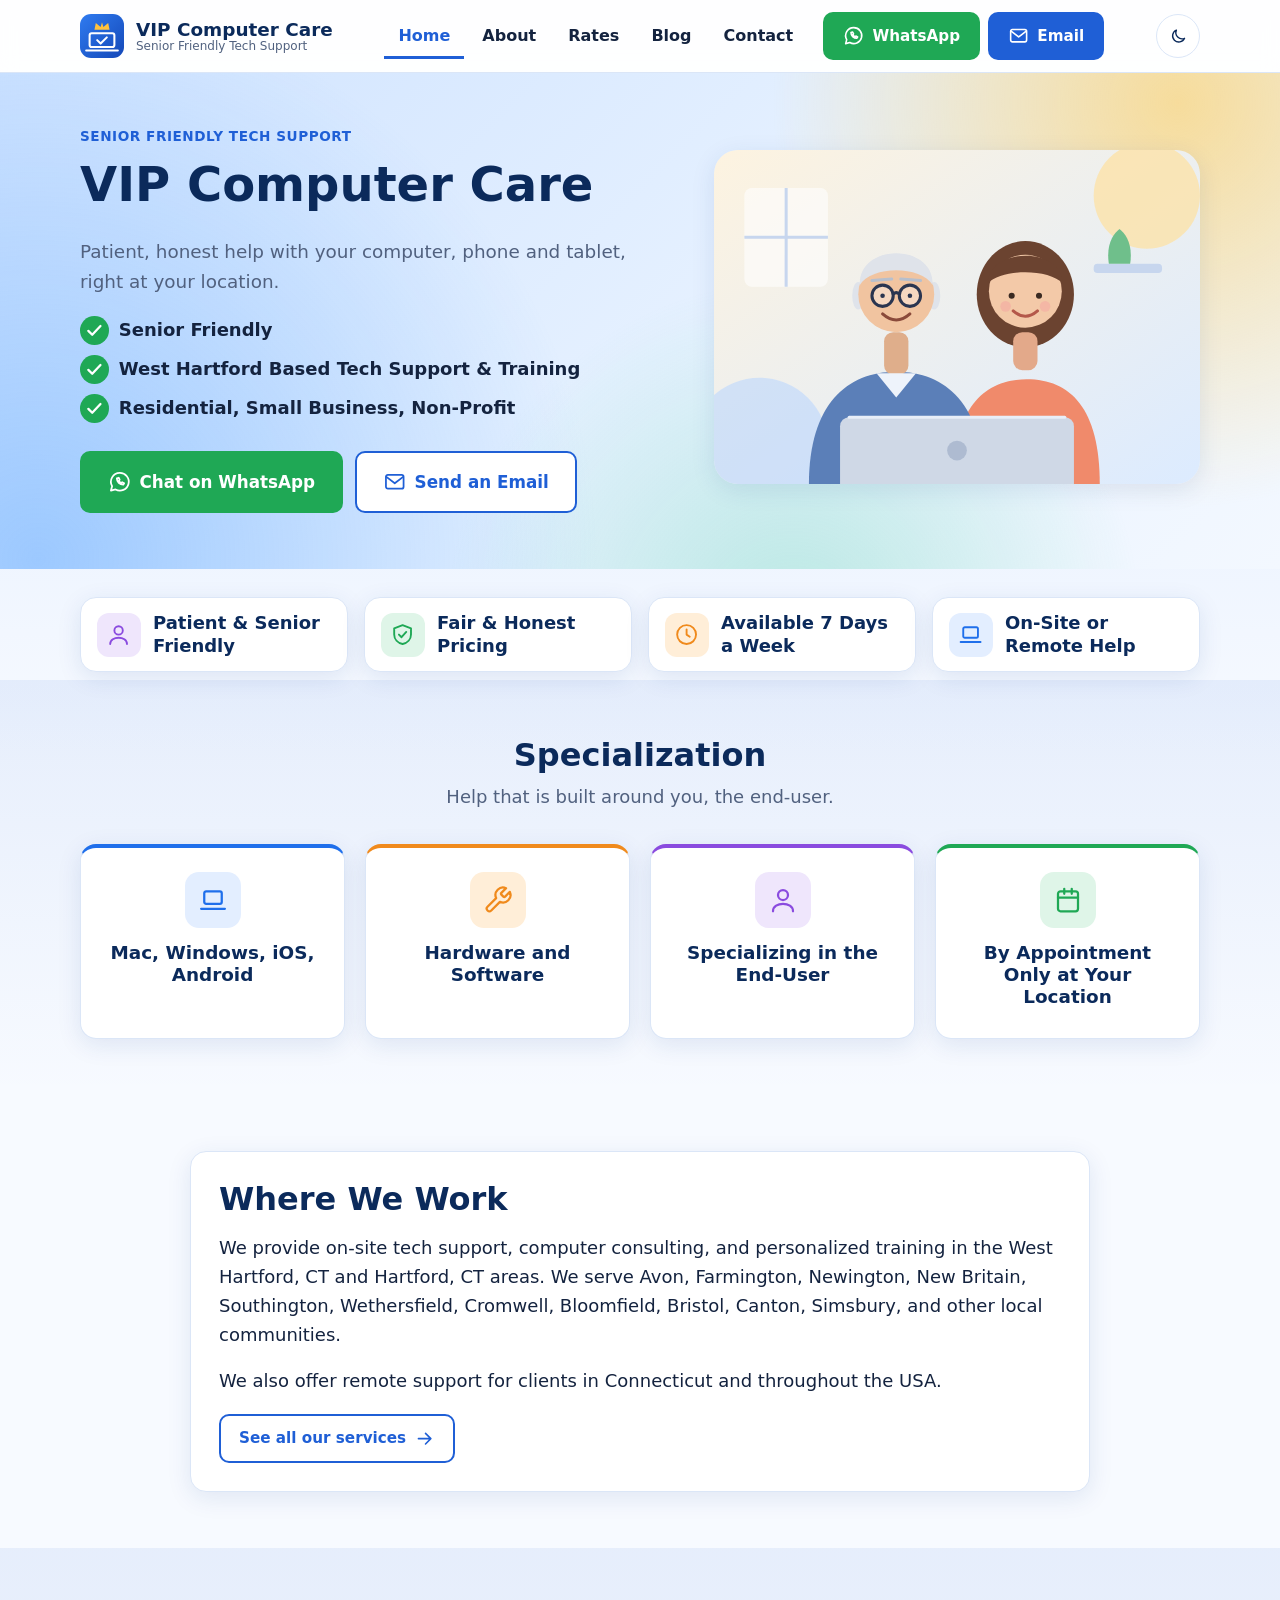
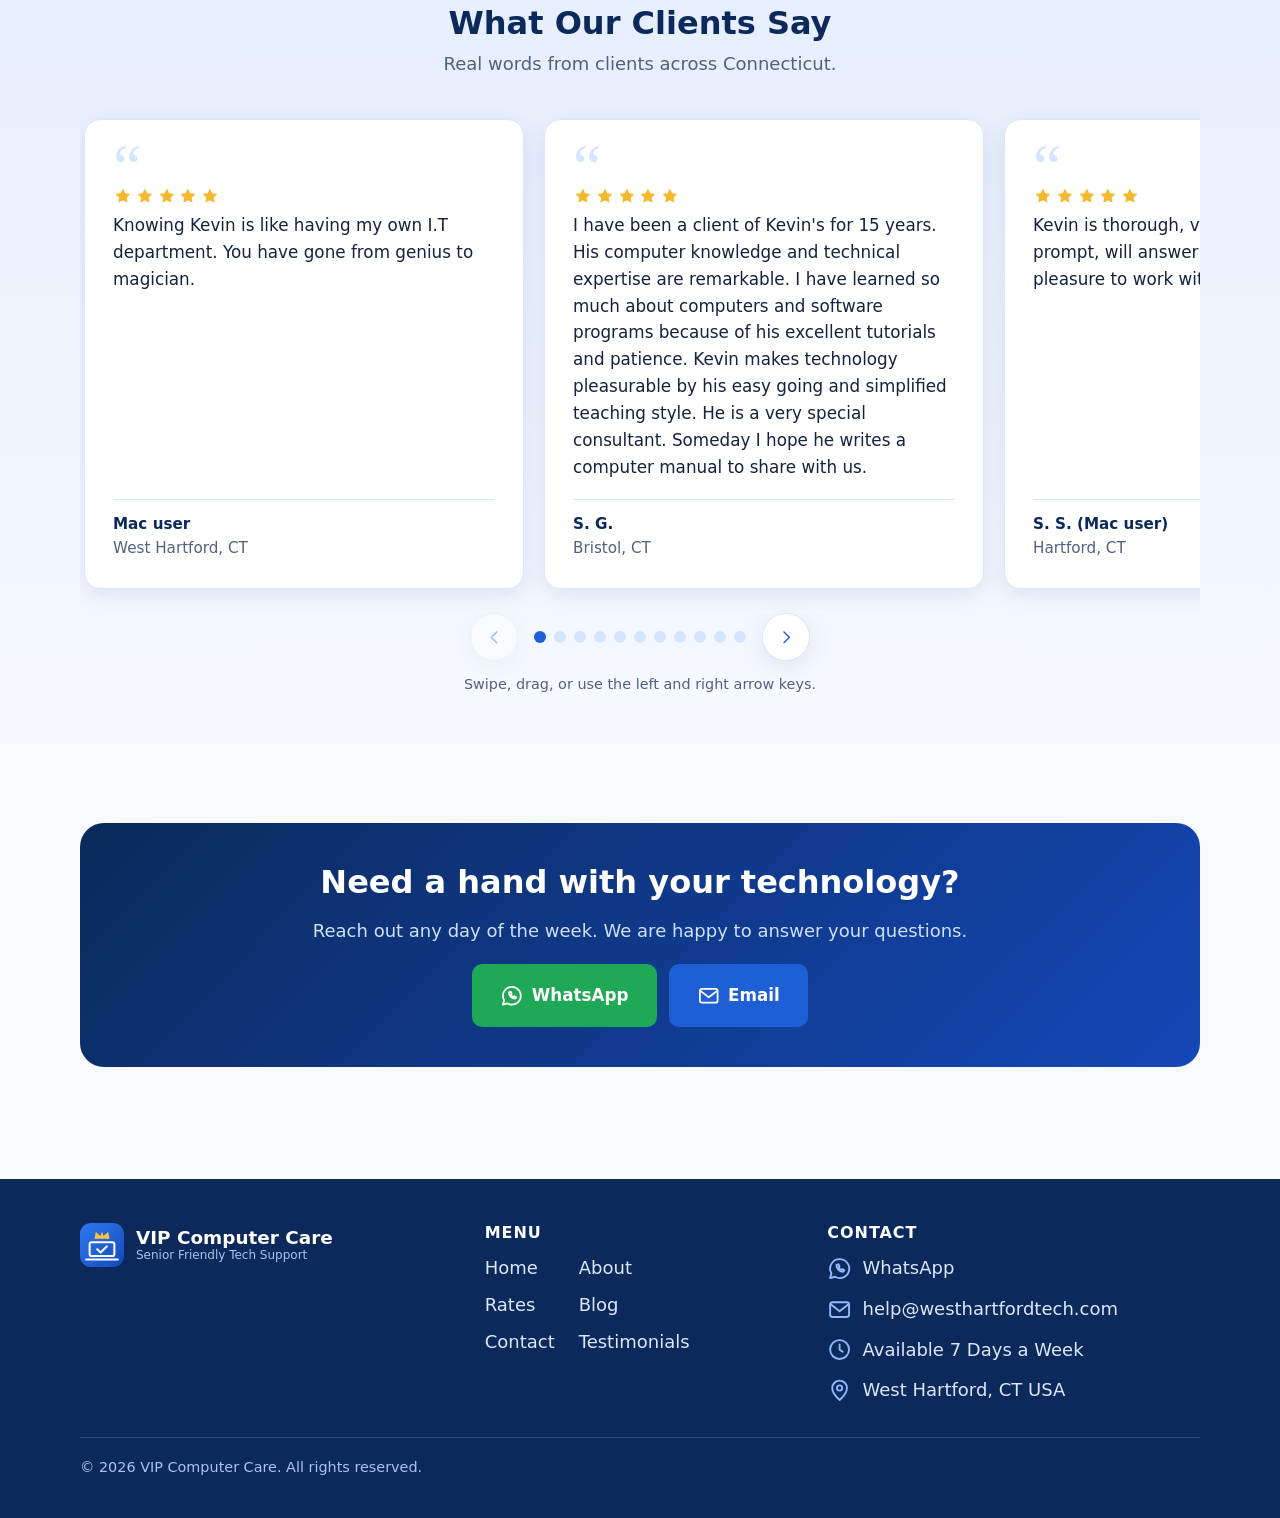
<file: index.html>
<!DOCTYPE html>
<html lang="en">
<head>
  <meta charset="utf-8">
  <meta name="viewport" content="width=device-width, initial-scale=1">
  <title>VIP Computer Care | Senior Friendly Tech Support in West Hartford, CT</title>
  <meta name="description" content="Senior friendly on-site tech support, computer consulting and personalized training in West Hartford and Hartford, CT. Mac, Windows, iOS and Android. Remote support across the USA.">
  <meta name="theme-color" content="#1f5fd6">
  <!-- CHANGE YOUR-DOMAIN.com to the real domain before publishing. -->
  <link rel="canonical" href="https://YOUR-DOMAIN.com/">
  <meta property="og:url" content="https://YOUR-DOMAIN.com/">
  <meta property="og:image" content="https://YOUR-DOMAIN.com/images/og-image.png">
  <meta name="twitter:card" content="summary_large_image">
  <meta property="og:title" content="VIP Computer Care - Senior Friendly Tech Support">
  <meta property="og:description" content="On-site tech support, consulting and training in West Hartford, CT.">
  <meta property="og:type" content="website">
  <link rel="icon" type="image/svg+xml" href="images/logo.svg">
  <link rel="stylesheet" href="css/style.css">
  <script src="js/theme.js"></script>
  <script type="application/ld+json">
  {"@context":"https://schema.org","@type":"ComputerRepair","name":"VIP Computer Care","description":"Senior friendly tech support in West Hartford, CT","telephone":"+1-860-656-6439","email":"help@westhartfordtech.com","address":{"@type":"PostalAddress","addressLocality":"West Hartford","addressRegion":"CT","addressCountry":"US"},"openingHours":"Mo-Su"}
  </script>
  <script src="js/main.js" defer></script>
</head>
<body>
  <a class="skip" href="#main">Skip to content</a>

  <!-- EDIT TIP: the phone / WhatsApp number and email appear in the header and footer of EVERY page.
       To change them everywhere at once, use VS Code "Replace in Files" (Ctrl+Shift+H). -->
  <header class="site-header">
    <div class="container header-inner">
      <a class="brand" href="index.html" aria-label="VIP Computer Care - Home">
        <img src="images/logo.svg" alt="" width="44" height="44">
        <span class="brand-text"><strong>VIP Computer Care</strong><small>Senior Friendly Tech Support</small></span>
      </a>
      <button class="nav-toggle" type="button" aria-expanded="false" aria-controls="nav" aria-label="Open menu"><span></span></button>
      <button class="theme-toggle" type="button" aria-pressed="false" aria-label="Switch to dark mode" title="Dark mode">
        <svg class="icon i-moon" aria-hidden="true"><use href="images/icons.svg#i-moon"/></svg>
        <svg class="icon i-sun" aria-hidden="true"><use href="images/icons.svg#i-sun"/></svg>
      </button>
      <nav id="nav" class="nav" aria-label="Main">
        <a class="nav-link" href="index.html" aria-current="page">Home</a>
        <a class="nav-link" href="about.html">About</a>
        <a class="nav-link" href="rates.html">Rates</a>
        <a class="nav-link" href="https://theacronym.substack.com/welcome" target="_blank" rel="noopener noreferrer">Blog</a>
        <a class="nav-link" href="contact.html">Contact</a>
        <div class="nav-cta">
          <a class="btn btn-wa" href="https://wa.me/18606566439" target="_blank" rel="noopener noreferrer"><svg class="icon" aria-hidden="true"><use href="images/icons.svg#i-whatsapp"/></svg>WhatsApp</a>
          <a class="btn btn-mail" href="mailto:help@westhartfordtech.com"><svg class="icon" aria-hidden="true"><use href="images/icons.svg#i-mail"/></svg>Email</a>
        </div>
      </nav>
    </div>
  </header>

  <main id="main">
    <!-- HERO -->
    <section class="hero">
      <div class="container hero-grid">
        <div>
          <span class="eyebrow">Senior Friendly Tech Support</span>
          <h1>VIP Computer Care</h1>
          <p class="lead">Patient, honest help with your computer, phone and tablet, right at your location.</p>
          <ul class="ticks">
            <li><svg class="icon" aria-hidden="true"><use href="images/icons.svg#i-check"/></svg>Senior Friendly</li>
            <li><svg class="icon" aria-hidden="true"><use href="images/icons.svg#i-check"/></svg>West Hartford Based Tech Support &amp; Training</li>
            <li><svg class="icon" aria-hidden="true"><use href="images/icons.svg#i-check"/></svg>Residential, Small Business, Non-Profit</li>
          </ul>
          <div class="hero-actions">
            <a class="btn btn-wa btn-lg" href="https://wa.me/18606566439" target="_blank" rel="noopener noreferrer"><svg class="icon" aria-hidden="true"><use href="images/icons.svg#i-whatsapp"/></svg>Chat on WhatsApp</a>
            <a class="btn btn-outline btn-lg" href="mailto:help@westhartfordtech.com"><svg class="icon" aria-hidden="true"><use href="images/icons.svg#i-mail"/></svg>Send an Email</a>
          </div>
        </div>
        <img class="hero-img" src="images/hero-couple.svg" alt="Two friendly people looking at a laptop together" width="640" height="440">
      </div>
    </section>

    <!-- SPECIALIZATION -->
    <section class="trust-strip" aria-label="Why choose us">
      <div class="container">
        <ul class="trust-list">
          <li class="trust-item"><span class="badge c-purple"><svg class="icon" aria-hidden="true"><use href="images/icons.svg#i-user"/></svg></span>Patient &amp; Senior Friendly</li>
          <li class="trust-item"><span class="badge c-green"><svg class="icon" aria-hidden="true"><use href="images/icons.svg#i-shield-check"/></svg></span>Fair &amp; Honest Pricing</li>
          <li class="trust-item"><span class="badge c-orange"><svg class="icon" aria-hidden="true"><use href="images/icons.svg#i-clock"/></svg></span>Available 7 Days a Week</li>
          <li class="trust-item"><span class="badge c-blue"><svg class="icon" aria-hidden="true"><use href="images/icons.svg#i-laptop"/></svg></span>On-Site or Remote Help</li>
        </ul>
      </div>
    </section>

    <section class="section tint" id="specialization">
      <div class="container">
        <h2 class="section-title">Specialization</h2>
        <p class="section-sub">Help that is built around you, the end-user.</p>
        <div class="grid grid-4">
          <article class="card card-center c-blue">
            <div class="badge c-blue"><svg class="icon" aria-hidden="true"><use href="images/icons.svg#i-laptop"/></svg></div>
            <h3>Mac, Windows, iOS, Android</h3>
          </article>
          <article class="card card-center c-orange">
            <div class="badge c-orange"><svg class="icon" aria-hidden="true"><use href="images/icons.svg#i-wrench"/></svg></div>
            <h3>Hardware and Software</h3>
          </article>
          <article class="card card-center c-purple">
            <div class="badge c-purple"><svg class="icon" aria-hidden="true"><use href="images/icons.svg#i-user"/></svg></div>
            <h3>Specializing in the End-User</h3>
          </article>
          <article class="card card-center c-green">
            <div class="badge c-green"><svg class="icon" aria-hidden="true"><use href="images/icons.svg#i-calendar"/></svg></div>
            <h3>By Appointment Only at Your Location</h3>
          </article>
        </div>
      </div>
    </section>

    <!-- SERVICE AREA -->
    <section class="section" id="area">
      <div class="container">
        <div class="area-box">
          <h2>Where We Work</h2>
          <p>We provide on-site tech support, computer consulting, and personalized training in the West Hartford, CT and Hartford, CT areas. We serve Avon, Farmington, Newington, New Britain, Southington, Wethersfield, Cromwell, Bloomfield, Bristol, Canton, Simsbury, and other local communities.</p>
          <p>We also offer remote support for clients in Connecticut and throughout the USA.</p>
          <a class="btn btn-outline" href="about.html">See all our services <svg class="icon" aria-hidden="true"><use href="images/icons.svg#i-arrow"/></svg></a>
        </div>
      </div>
    </section>

    <!-- TESTIMONIALS -->
    <section class="section tint" id="testimonials" aria-labelledby="t-title">
      <div class="container">
        <h2 class="section-title" id="t-title">What Our Clients Say</h2>
        <p class="section-sub">Real words from clients across Connecticut.</p>

        <div class="slider" data-slider role="region" aria-roledescription="carousel" aria-label="Client testimonials">
          <div class="slider-track">
            <!-- EDIT TESTIMONIALS: each <figure>...</figure> is one review. Copy one, paste it after the
                 last one, and change the text and the name/town. Delete a block to remove a review. -->
            <figure class="review">
              <div class="stars" aria-hidden="true"><svg class="icon"><use href="images/icons.svg#i-star"/></svg><svg class="icon"><use href="images/icons.svg#i-star"/></svg><svg class="icon"><use href="images/icons.svg#i-star"/></svg><svg class="icon"><use href="images/icons.svg#i-star"/></svg><svg class="icon"><use href="images/icons.svg#i-star"/></svg></div>
              <blockquote>Knowing Kevin is like having my own I.T department. You have gone from genius to magician.</blockquote>
              <figcaption><strong>Mac user</strong><br>West Hartford, CT</figcaption>
            </figure>
            <figure class="review">
              <div class="stars" aria-hidden="true"><svg class="icon"><use href="images/icons.svg#i-star"/></svg><svg class="icon"><use href="images/icons.svg#i-star"/></svg><svg class="icon"><use href="images/icons.svg#i-star"/></svg><svg class="icon"><use href="images/icons.svg#i-star"/></svg><svg class="icon"><use href="images/icons.svg#i-star"/></svg></div>
              <blockquote>I have been a client of Kevin's for 15 years. His computer knowledge and technical expertise are remarkable. I have learned so much about computers and software programs because of his excellent tutorials and patience. Kevin makes technology pleasurable by his easy going and simplified teaching style. He is a very special consultant. Someday I hope he writes a computer manual to share with us.</blockquote>
              <figcaption><strong>S. G.</strong><br>Bristol, CT</figcaption>
            </figure>
            <figure class="review">
              <div class="stars" aria-hidden="true"><svg class="icon"><use href="images/icons.svg#i-star"/></svg><svg class="icon"><use href="images/icons.svg#i-star"/></svg><svg class="icon"><use href="images/icons.svg#i-star"/></svg><svg class="icon"><use href="images/icons.svg#i-star"/></svg><svg class="icon"><use href="images/icons.svg#i-star"/></svg></div>
              <blockquote>Kevin is thorough, very knowledgeable, prompt, will answer any question, and a pleasure to work with.</blockquote>
              <figcaption><strong>S. S. (Mac user)</strong><br>Hartford, CT</figcaption>
            </figure>
            <figure class="review">
              <div class="stars" aria-hidden="true"><svg class="icon"><use href="images/icons.svg#i-star"/></svg><svg class="icon"><use href="images/icons.svg#i-star"/></svg><svg class="icon"><use href="images/icons.svg#i-star"/></svg><svg class="icon"><use href="images/icons.svg#i-star"/></svg><svg class="icon"><use href="images/icons.svg#i-star"/></svg></div>
              <blockquote>Don't know what we would do without your computer savvy and expertise for the nearly 15 years you have been servicing our home computers. Thank you!!!!</blockquote>
              <figcaption><strong>L. P.</strong><br>Wethersfield, CT</figcaption>
            </figure>
            <figure class="review">
              <div class="stars" aria-hidden="true"><svg class="icon"><use href="images/icons.svg#i-star"/></svg><svg class="icon"><use href="images/icons.svg#i-star"/></svg><svg class="icon"><use href="images/icons.svg#i-star"/></svg><svg class="icon"><use href="images/icons.svg#i-star"/></svg><svg class="icon"><use href="images/icons.svg#i-star"/></svg></div>
              <blockquote>We are not a computer savvy household, but we always know Kevin will be fair and honest, and not exploit our ignorance by doing more than what needs to be done. We'd be lost without him!</blockquote>
              <figcaption><strong>D. M.</strong><br>West Hartford, CT</figcaption>
            </figure>
            <figure class="review">
              <div class="stars" aria-hidden="true"><svg class="icon"><use href="images/icons.svg#i-star"/></svg><svg class="icon"><use href="images/icons.svg#i-star"/></svg><svg class="icon"><use href="images/icons.svg#i-star"/></svg><svg class="icon"><use href="images/icons.svg#i-star"/></svg><svg class="icon"><use href="images/icons.svg#i-star"/></svg></div>
              <blockquote>Kevin is a very knowledgeable &amp; dependable person. Someone you can really trust with all your computer needs.</blockquote>
              <figcaption><strong>R. G. (Mac user, Business owner)</strong><br>Columbia, CT</figcaption>
            </figure>
            <figure class="review">
              <div class="stars" aria-hidden="true"><svg class="icon"><use href="images/icons.svg#i-star"/></svg><svg class="icon"><use href="images/icons.svg#i-star"/></svg><svg class="icon"><use href="images/icons.svg#i-star"/></svg><svg class="icon"><use href="images/icons.svg#i-star"/></svg><svg class="icon"><use href="images/icons.svg#i-star"/></svg></div>
              <blockquote>I was brought up in the "pre-personal computer" era and therefore was very intimidated when we purchased our first computer almost fifteen years ago. However, due Kevin's guidance and patience, I now feel very comfortable using what is now our fourth home computer. Thank you Kevin!!</blockquote>
              <figcaption><strong>D. P.</strong><br>Wethersfield, CT</figcaption>
            </figure>
            <figure class="review">
              <div class="stars" aria-hidden="true"><svg class="icon"><use href="images/icons.svg#i-star"/></svg><svg class="icon"><use href="images/icons.svg#i-star"/></svg><svg class="icon"><use href="images/icons.svg#i-star"/></svg><svg class="icon"><use href="images/icons.svg#i-star"/></svg><svg class="icon"><use href="images/icons.svg#i-star"/></svg></div>
              <blockquote>Kevin is the best, most courteous, thoughtful, and last but not least, knowledgeable computer expert imaginable. He led me to my Mac, after I struggled with a Compaq for several years. And he is always there for me, who is anything but a technologically with-IT person.</blockquote>
              <figcaption><strong>S. B. (Mac user)</strong><br>West Hartford, CT</figcaption>
            </figure>
            <figure class="review">
              <div class="stars" aria-hidden="true"><svg class="icon"><use href="images/icons.svg#i-star"/></svg><svg class="icon"><use href="images/icons.svg#i-star"/></svg><svg class="icon"><use href="images/icons.svg#i-star"/></svg><svg class="icon"><use href="images/icons.svg#i-star"/></svg><svg class="icon"><use href="images/icons.svg#i-star"/></svg></div>
              <blockquote>Kevin is an I.T. person who really cares about his clients and their needs. He is quick to return phone calls and is willing to tackle the smallest question to rebuilding a Mother Board!</blockquote>
              <figcaption><strong>R. N.</strong><br>West Hartford, CT</figcaption>
            </figure>
            <figure class="review">
              <div class="stars" aria-hidden="true"><svg class="icon"><use href="images/icons.svg#i-star"/></svg><svg class="icon"><use href="images/icons.svg#i-star"/></svg><svg class="icon"><use href="images/icons.svg#i-star"/></svg><svg class="icon"><use href="images/icons.svg#i-star"/></svg><svg class="icon"><use href="images/icons.svg#i-star"/></svg></div>
              <blockquote>Kevin has been very helpful and patient with me, a 79 year old with limited knowledge of today's technology. He has assisted me through home visits, e-mails, and phone calls. He is reliable and easily accessible when he is needed.</blockquote>
              <figcaption><strong>A. S.</strong><br>West Hartford, CT</figcaption>
            </figure>
            <figure class="review">
              <div class="stars" aria-hidden="true"><svg class="icon"><use href="images/icons.svg#i-star"/></svg><svg class="icon"><use href="images/icons.svg#i-star"/></svg><svg class="icon"><use href="images/icons.svg#i-star"/></svg><svg class="icon"><use href="images/icons.svg#i-star"/></svg><svg class="icon"><use href="images/icons.svg#i-star"/></svg></div>
              <blockquote>Kevin has helped me on 4 separate occasions. One was a bit of major issue that even he had not seen before. He has always been able to conquer my computer problems and charged every reasonable rates. I trust Kevin completely and always call on him when an issue arises. He even loaded my iTunes onto my new computer for me.</blockquote>
              <figcaption><strong>S. M.</strong><br>Cromwell, CT</figcaption>
            </figure>
          </div>
          <div class="slider-controls">
            <button class="slider-btn" type="button" data-prev aria-label="Previous review"><svg class="icon" aria-hidden="true"><use href="images/icons.svg#i-chev-l"/></svg></button>
            <div class="slider-dots" role="group" aria-label="Choose a review"></div>
            <button class="slider-btn" type="button" data-next aria-label="Next review"><svg class="icon" aria-hidden="true"><use href="images/icons.svg#i-chev-r"/></svg></button>
          </div>
          <p class="slider-hint">Swipe, drag, or use the left and right arrow keys.</p>
        </div>
      </div>
    </section>

    <!-- CTA -->
    <section class="section">
      <div class="container">
        <div class="band">
          <h2>Need a hand with your technology?</h2>
          <p>Reach out any day of the week. We are happy to answer your questions.</p>
          <div class="hero-actions">
            <a class="btn btn-wa btn-lg" href="https://wa.me/18606566439" target="_blank" rel="noopener noreferrer"><svg class="icon" aria-hidden="true"><use href="images/icons.svg#i-whatsapp"/></svg>WhatsApp</a>
            <a class="btn btn-mail btn-lg" href="mailto:help@westhartfordtech.com"><svg class="icon" aria-hidden="true"><use href="images/icons.svg#i-mail"/></svg>Email</a>
          </div>
        </div>
      </div>
    </section>
  </main>

  <footer class="site-footer">
    <div class="container">
      <div class="footer-grid">
        <div>
          <a class="brand" href="index.html">
            <img src="images/logo.svg" alt="" width="44" height="44">
            <span class="brand-text"><strong>VIP Computer Care</strong><small>Senior Friendly Tech Support</small></span>
          </a>
        </div>
        <nav aria-label="Footer">
          <h2 class="footer-title">Menu</h2>
          <ul class="footer-links">
            <li><a href="index.html">Home</a></li>
            <li><a href="about.html">About</a></li>
            <li><a href="rates.html">Rates</a></li>
            <li><a href="https://theacronym.substack.com/welcome" target="_blank" rel="noopener noreferrer">Blog</a></li>
            <li><a href="contact.html">Contact</a></li>
            <li><a href="index.html#testimonials">Testimonials</a></li>
          </ul>
        </nav>
        <div>
          <h2 class="footer-title">Contact</h2>
          <ul class="footer-contact">
            <li><svg class="icon" aria-hidden="true"><use href="images/icons.svg#i-whatsapp"/></svg><a href="https://wa.me/18606566439" target="_blank" rel="noopener noreferrer">WhatsApp</a></li>
            <li><svg class="icon" aria-hidden="true"><use href="images/icons.svg#i-mail"/></svg><a href="mailto:help@westhartfordtech.com">help@westhartfordtech.com</a></li>
            <li><svg class="icon" aria-hidden="true"><use href="images/icons.svg#i-clock"/></svg>Available 7 Days a Week</li>
            <li><svg class="icon" aria-hidden="true"><use href="images/icons.svg#i-pin"/></svg>West Hartford, CT USA</li>
          </ul>
        </div>
      </div>
      <p class="copyright">&copy; 2026 VIP Computer Care. All rights reserved.</p>
    </div>
  </footer>
</body>
</html>
</file>
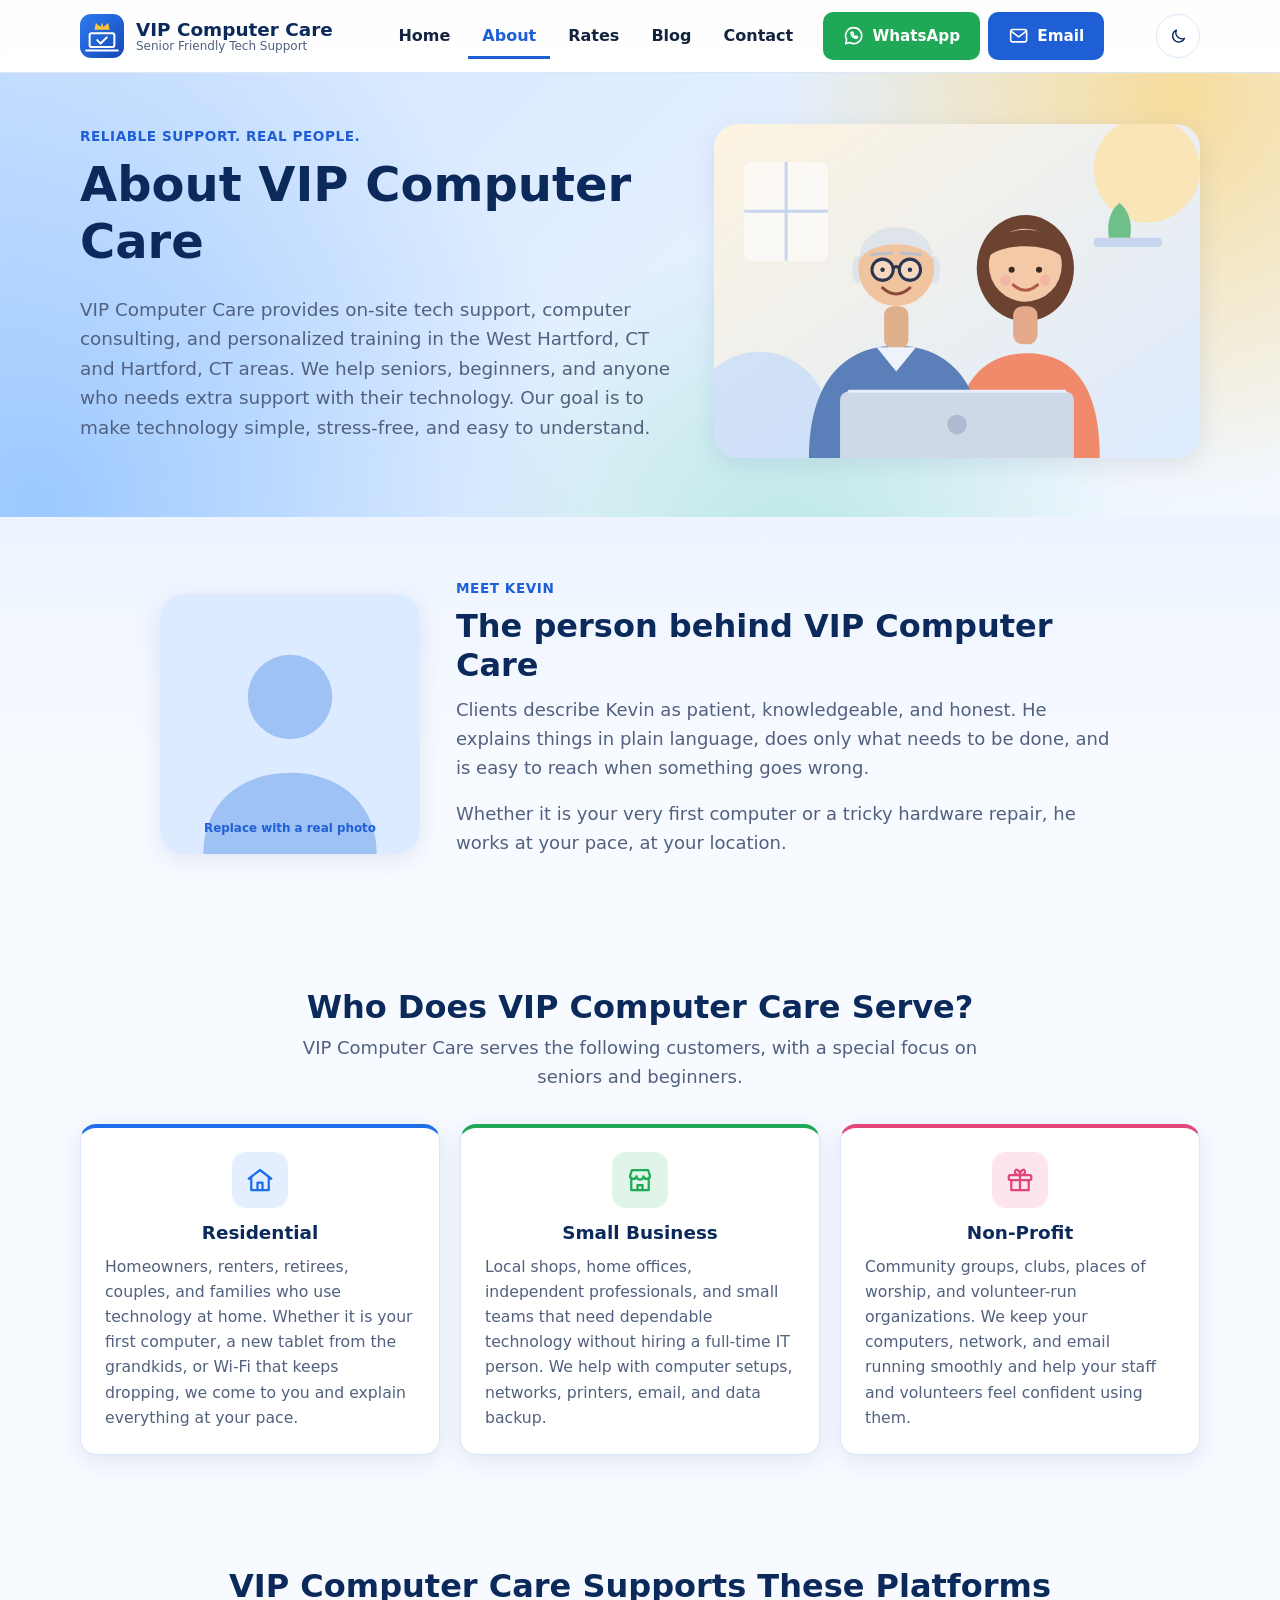
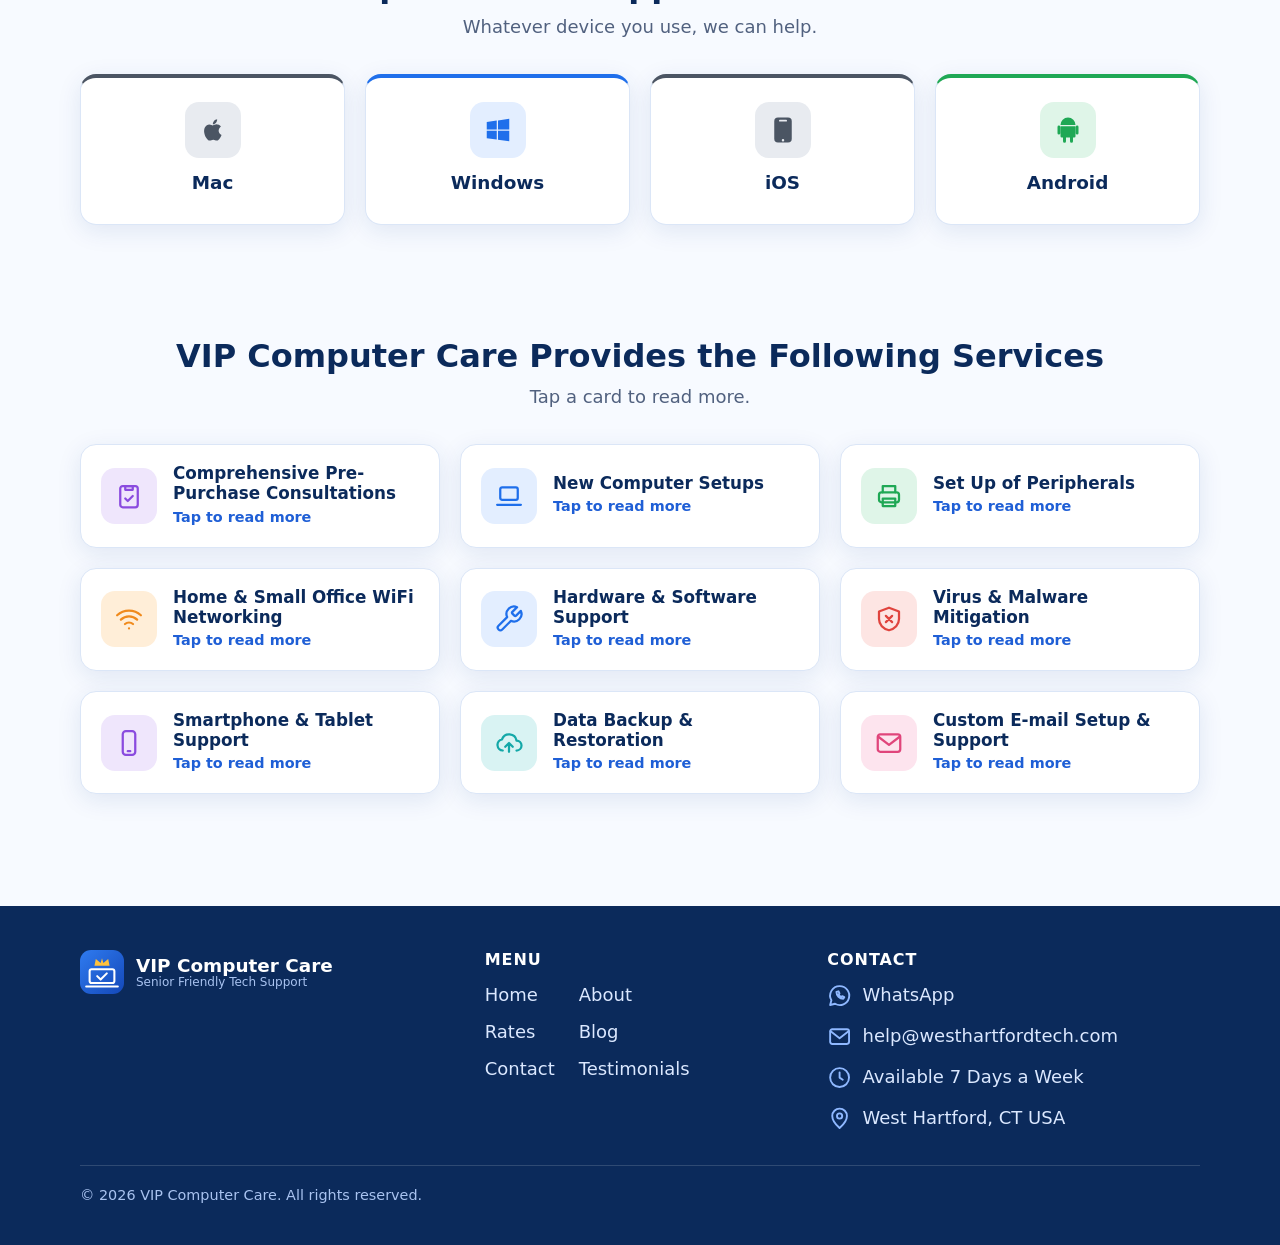
<file: about.html>
<!DOCTYPE html>
<html lang="en">
<head>
  <meta charset="utf-8">
  <meta name="viewport" content="width=device-width, initial-scale=1">
  <title>About | VIP Computer Care</title>
  <meta name="description" content="VIP Computer Care provides on-site tech support, computer consulting and personalized training in West Hartford and Hartford, CT. Seniors and beginners welcome.">
  <meta name="theme-color" content="#1f5fd6">
  <!-- CHANGE YOUR-DOMAIN.com to the real domain before publishing. -->
  <link rel="canonical" href="https://YOUR-DOMAIN.com/about.html">
  <meta property="og:title" content="About | VIP Computer Care">
  <meta property="og:description" content="VIP Computer Care provides on-site tech support, computer consulting and personalized training in West Hartford and Hartford, CT. Seniors and beginners welcome.">
  <meta property="og:type" content="website">
  <meta property="og:url" content="https://YOUR-DOMAIN.com/about.html">
  <meta property="og:image" content="https://YOUR-DOMAIN.com/images/og-image.png">
  <meta name="twitter:card" content="summary_large_image">
  <link rel="icon" type="image/svg+xml" href="images/logo.svg">
  <link rel="stylesheet" href="css/style.css">
  <script src="js/theme.js"></script>
  <script src="js/main.js" defer></script>
</head>
<body>
  <a class="skip" href="#main">Skip to content</a>

  <!-- EDIT TIP: the phone / WhatsApp number and email appear in the header and footer of EVERY page.
       To change them everywhere at once, use VS Code "Replace in Files" (Ctrl+Shift+H). -->
  <header class="site-header">
    <div class="container header-inner">
      <a class="brand" href="index.html" aria-label="VIP Computer Care - Home">
        <img src="images/logo.svg" alt="" width="44" height="44">
        <span class="brand-text"><strong>VIP Computer Care</strong><small>Senior Friendly Tech Support</small></span>
      </a>
      <button class="nav-toggle" type="button" aria-expanded="false" aria-controls="nav" aria-label="Open menu"><span></span></button>
      <button class="theme-toggle" type="button" aria-pressed="false" aria-label="Switch to dark mode" title="Dark mode">
        <svg class="icon i-moon" aria-hidden="true"><use href="images/icons.svg#i-moon"/></svg>
        <svg class="icon i-sun" aria-hidden="true"><use href="images/icons.svg#i-sun"/></svg>
      </button>
      <nav id="nav" class="nav" aria-label="Main">
        <a class="nav-link" href="index.html">Home</a>
        <a class="nav-link" href="about.html" aria-current="page">About</a>
        <a class="nav-link" href="rates.html">Rates</a>
        <a class="nav-link" href="https://theacronym.substack.com/welcome" target="_blank" rel="noopener noreferrer">Blog</a>
        <a class="nav-link" href="contact.html">Contact</a>
        <div class="nav-cta">
          <a class="btn btn-wa" href="https://wa.me/18606566439" target="_blank" rel="noopener noreferrer"><svg class="icon" aria-hidden="true"><use href="images/icons.svg#i-whatsapp"/></svg>WhatsApp</a>
          <a class="btn btn-mail" href="mailto:help@westhartfordtech.com"><svg class="icon" aria-hidden="true"><use href="images/icons.svg#i-mail"/></svg>Email</a>
        </div>
      </nav>
    </div>
  </header>

  <main id="main">
    <section class="hero">
      <div class="container hero-grid">
        <div>
          <span class="eyebrow">Reliable Support. Real People.</span>
          <h1>About VIP Computer Care</h1>
          <p class="lead">VIP Computer Care provides on-site tech support, computer consulting, and personalized training in the West Hartford, CT and Hartford, CT areas. We help seniors, beginners, and anyone who needs extra support with their technology. Our goal is to make technology simple, stress-free, and easy to understand.</p>
        </div>
        <img class="hero-img" src="images/hero-couple.svg" alt="Two friendly people looking at a laptop together" width="640" height="440">
      </div>
    </section>

    <!-- EDIT "MEET KEVIN": 1) replace images/kevin-placeholder.svg with a real photo (change the src below).
         2) Add facts you can prove (years of experience, certifications, insurance). Do not add claims that are not true. -->
    <section class="section" id="meet">
      <div class="container">
        <div class="meet">
          <img src="images/kevin-placeholder.svg" alt="Photo of Kevin, owner of VIP Computer Care" width="480" height="480" loading="lazy">
          <div>
            <span class="eyebrow">Meet Kevin</span>
            <h2>The person behind VIP Computer Care</h2>
            <p>Clients describe Kevin as patient, knowledgeable, and honest. He explains things in plain language, does only what needs to be done, and is easy to reach when something goes wrong.</p>
            <p>Whether it is your very first computer or a tricky hardware repair, he works at your pace, at your location.</p>
          </div>
        </div>
      </div>
    </section>

    <section class="section">
      <div class="container">
        <h2 class="section-title">Who Does VIP Computer Care Serve?</h2>
        <p class="section-sub">VIP Computer Care serves the following customers, with a special focus on seniors and beginners.</p>
        <div class="grid grid-3">
          <article class="card card-center c-blue">
            <div class="badge c-blue"><svg class="icon" aria-hidden="true"><use href="images/icons.svg#i-home"/></svg></div>
            <h3>Residential</h3>
            <p>Homeowners, renters, retirees, couples, and families who use technology at home. Whether it is your first computer, a new tablet from the grandkids, or Wi-Fi that keeps dropping, we come to you and explain everything at your pace.</p>
          </article>
          <article class="card card-center c-green">
            <div class="badge c-green"><svg class="icon" aria-hidden="true"><use href="images/icons.svg#i-shop"/></svg></div>
            <h3>Small Business</h3>
            <p>Local shops, home offices, independent professionals, and small teams that need dependable technology without hiring a full-time IT person. We help with computer setups, networks, printers, email, and data backup.</p>
          </article>
          <article class="card card-center c-pink">
            <div class="badge c-pink"><svg class="icon" aria-hidden="true"><use href="images/icons.svg#i-gift"/></svg></div>
            <h3>Non-Profit</h3>
            <p>Community groups, clubs, places of worship, and volunteer-run organizations. We keep your computers, network, and email running smoothly and help your staff and volunteers feel confident using them.</p>
          </article>
        </div>
      </div>
    </section>

    <section class="section">
      <div class="container">
        <h2 class="section-title">VIP Computer Care Supports These Platforms</h2>
        <p class="section-sub">Whatever device you use, we can help.</p>
        <div class="grid grid-4">
          <article class="card card-center c-gray">
            <div class="badge c-gray"><svg class="icon icon-fill" aria-hidden="true"><use href="images/icons.svg#i-apple"/></svg></div>
            <h3>Mac</h3>
          </article>
          <article class="card card-center c-blue">
            <div class="badge c-blue"><svg class="icon icon-fill" aria-hidden="true"><use href="images/icons.svg#i-windows"/></svg></div>
            <h3>Windows</h3>
          </article>
          <article class="card card-center c-gray">
            <div class="badge c-gray"><svg class="icon icon-fill" aria-hidden="true"><use href="images/icons.svg#i-ios"/></svg></div>
            <h3>iOS</h3>
          </article>
          <article class="card card-center c-green">
            <div class="badge c-green"><svg class="icon icon-fill" aria-hidden="true"><use href="images/icons.svg#i-android"/></svg></div>
            <h3>Android</h3>
          </article>
        </div>
      </div>
    </section>

    <section class="section" id="services">
      <div class="container">
        <h2 class="section-title">VIP Computer Care Provides the Following Services</h2>
        <p class="section-sub">Tap a card to read more.</p>
        <div class="grid grid-3">
          <!-- EDIT SERVICES: each card below is one service. Copy one <button>...</button> block, paste it
               next to the others, then change data-title, data-desc and the <h3> title. -->
          <button class="card" type="button" data-modal data-icon="i-clipboard" data-color="c-purple" data-title="Comprehensive Pre-Purchase Consultations" data-desc="Let VIP Computer Care guide you through the decision making process as you purchase a new computer or accessory.">
            <span class="badge c-purple"><svg class="icon" aria-hidden="true"><use href="images/icons.svg#i-clipboard"/></svg></span>
            <span><h3>Comprehensive Pre-Purchase Consultations</h3><span class="more">Tap to read more</span></span>
          </button>
          <button class="card" type="button" data-modal data-icon="i-laptop" data-color="c-blue" data-title="New Computer Setups" data-desc="VIP Computer Care can help you set up your new computer system and get it ready for you.">
            <span class="badge c-blue"><svg class="icon" aria-hidden="true"><use href="images/icons.svg#i-laptop"/></svg></span>
            <span><h3>New Computer Setups</h3><span class="more">Tap to read more</span></span>
          </button>
          <button class="card" type="button" data-modal data-icon="i-printer" data-color="c-green" data-title="Set Up of Peripherals" data-desc="Help with setting up printers, scanners, external disk drives, and other peripherals.">
            <span class="badge c-green"><svg class="icon" aria-hidden="true"><use href="images/icons.svg#i-printer"/></svg></span>
            <span><h3>Set Up of Peripherals</h3><span class="more">Tap to read more</span></span>
          </button>
          <button class="card" type="button" data-modal data-icon="i-wifi" data-color="c-orange" data-title="Home &amp; Small Office WiFi Networking" data-desc="Setup and troubleshooting of routers, networks, etc.">
            <span class="badge c-orange"><svg class="icon" aria-hidden="true"><use href="images/icons.svg#i-wifi"/></svg></span>
            <span><h3>Home &amp; Small Office WiFi Networking</h3><span class="more">Tap to read more</span></span>
          </button>
          <button class="card" type="button" data-modal data-icon="i-wrench" data-color="c-blue" data-title="Hardware &amp; Software Support" data-desc="Troubleshooting and upgrades.">
            <span class="badge c-blue"><svg class="icon" aria-hidden="true"><use href="images/icons.svg#i-wrench"/></svg></span>
            <span><h3>Hardware &amp; Software Support</h3><span class="more">Tap to read more</span></span>
          </button>
          <button class="card" type="button" data-modal data-icon="i-shield-x" data-color="c-red" data-title="Virus &amp; Malware Mitigation" data-desc="Think you might be infected by a virus or malware? Call VIP Computer Care!">
            <span class="badge c-red"><svg class="icon" aria-hidden="true"><use href="images/icons.svg#i-shield-x"/></svg></span>
            <span><h3>Virus &amp; Malware Mitigation</h3><span class="more">Tap to read more</span></span>
          </button>
          <button class="card" type="button" data-modal data-icon="i-mobile" data-color="c-purple" data-title="Smartphone &amp; Tablet Support" data-desc="VIP Computer Care works with more than just traditional computers - get help with your smartphone or tablet.">
            <span class="badge c-purple"><svg class="icon" aria-hidden="true"><use href="images/icons.svg#i-mobile"/></svg></span>
            <span><h3>Smartphone &amp; Tablet Support</h3><span class="more">Tap to read more</span></span>
          </button>
          <button class="card" type="button" data-modal data-icon="i-backup" data-color="c-teal" data-title="Data Backup &amp; Restoration" data-desc="Let VIP Computer Care help you set up a backup workflow - and if the unthinkable happens, get help with restoring your data.">
            <span class="badge c-teal"><svg class="icon" aria-hidden="true"><use href="images/icons.svg#i-backup"/></svg></span>
            <span><h3>Data Backup &amp; Restoration</h3><span class="more">Tap to read more</span></span>
          </button>
          <button class="card" type="button" data-modal data-icon="i-mail" data-color="c-pink" data-title="Custom E-mail Setup &amp; Support" data-desc="Don't let the complications of setting up or using your email keep you from using email - get the help you need.">
            <span class="badge c-pink"><svg class="icon" aria-hidden="true"><use href="images/icons.svg#i-mail"/></svg></span>
            <span><h3>Custom E-mail Setup &amp; Support</h3><span class="more">Tap to read more</span></span>
          </button>
        </div>
      </div>
    </section>
  </main>

  <dialog class="modal" id="service-modal" aria-labelledby="m-title">
    <button class="modal-close" type="button" data-m-close aria-label="Close"><svg class="icon" aria-hidden="true"><use href="images/icons.svg#i-close"/></svg></button>
    <div class="modal-body">
      <div class="modal-badge"><svg class="icon" aria-hidden="true"><use data-m-icon href="images/icons.svg#i-wrench"/></svg></div>
      <h2 id="m-title" data-m-title></h2>
      <p data-m-desc></p>
      <a class="btn btn-wa btn-lg" href="https://wa.me/18606566439" target="_blank" rel="noopener noreferrer"><svg class="icon" aria-hidden="true"><use href="images/icons.svg#i-whatsapp"/></svg>Ask on WhatsApp</a>
    </div>
  </dialog>

  <footer class="site-footer">
    <div class="container">
      <div class="footer-grid">
        <div>
          <a class="brand" href="index.html">
            <img src="images/logo.svg" alt="" width="44" height="44">
            <span class="brand-text"><strong>VIP Computer Care</strong><small>Senior Friendly Tech Support</small></span>
          </a>
        </div>
        <nav aria-label="Footer">
          <h2 class="footer-title">Menu</h2>
          <ul class="footer-links">
            <li><a href="index.html">Home</a></li>
            <li><a href="about.html">About</a></li>
            <li><a href="rates.html">Rates</a></li>
            <li><a href="https://theacronym.substack.com/welcome" target="_blank" rel="noopener noreferrer">Blog</a></li>
            <li><a href="contact.html">Contact</a></li>
            <li><a href="index.html#testimonials">Testimonials</a></li>
          </ul>
        </nav>
        <div>
          <h2 class="footer-title">Contact</h2>
          <ul class="footer-contact">
            <li><svg class="icon" aria-hidden="true"><use href="images/icons.svg#i-whatsapp"/></svg><a href="https://wa.me/18606566439" target="_blank" rel="noopener noreferrer">WhatsApp</a></li>
            <li><svg class="icon" aria-hidden="true"><use href="images/icons.svg#i-mail"/></svg><a href="mailto:help@westhartfordtech.com">help@westhartfordtech.com</a></li>
            <li><svg class="icon" aria-hidden="true"><use href="images/icons.svg#i-clock"/></svg>Available 7 Days a Week</li>
            <li><svg class="icon" aria-hidden="true"><use href="images/icons.svg#i-pin"/></svg>West Hartford, CT USA</li>
          </ul>
        </div>
      </div>
      <p class="copyright">&copy; 2026 VIP Computer Care. All rights reserved.</p>
    </div>
  </footer>
</body>
</html>
</file>
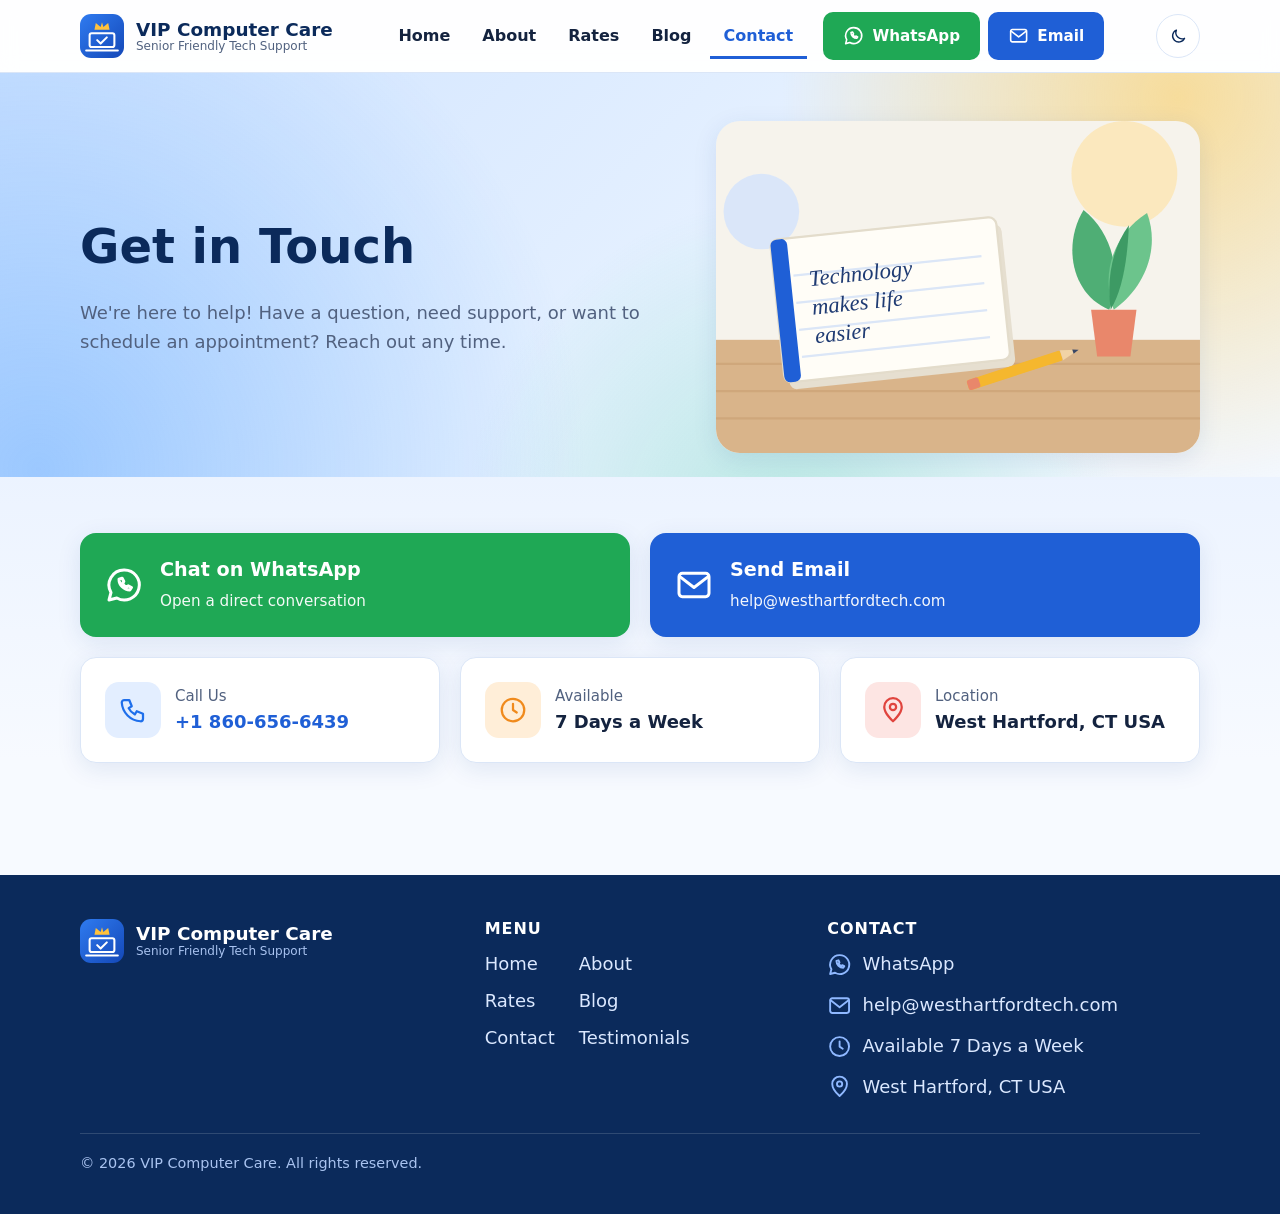
<file: contact.html>
<!DOCTYPE html>
<html lang="en">
<head>
  <meta charset="utf-8">
  <meta name="viewport" content="width=device-width, initial-scale=1">
  <title>Contact | VIP Computer Care</title>
  <meta name="description" content="Contact VIP Computer Care: call +1 860-656-6439, WhatsApp, or email help@westhartfordtech.com. Available 7 days a week.">
  <meta name="theme-color" content="#1f5fd6">
  <!-- CHANGE YOUR-DOMAIN.com to the real domain before publishing. -->
  <link rel="canonical" href="https://YOUR-DOMAIN.com/contact.html">
  <meta property="og:title" content="Contact | VIP Computer Care">
  <meta property="og:description" content="Contact VIP Computer Care: call +1 860-656-6439, WhatsApp, or email help@westhartfordtech.com. Available 7 days a week.">
  <meta property="og:type" content="website">
  <meta property="og:url" content="https://YOUR-DOMAIN.com/contact.html">
  <meta property="og:image" content="https://YOUR-DOMAIN.com/images/og-image.png">
  <meta name="twitter:card" content="summary_large_image">
  <link rel="icon" type="image/svg+xml" href="images/logo.svg">
  <link rel="stylesheet" href="css/style.css">
  <script src="js/theme.js"></script>
  <script src="js/main.js" defer></script>
</head>
<body>
  <a class="skip" href="#main">Skip to content</a>

  <!-- EDIT TIP: the phone / WhatsApp number and email appear in the header and footer of EVERY page.
       To change them everywhere at once, use VS Code "Replace in Files" (Ctrl+Shift+H). -->
  <header class="site-header">
    <div class="container header-inner">
      <a class="brand" href="index.html" aria-label="VIP Computer Care - Home">
        <img src="images/logo.svg" alt="" width="44" height="44">
        <span class="brand-text"><strong>VIP Computer Care</strong><small>Senior Friendly Tech Support</small></span>
      </a>
      <button class="nav-toggle" type="button" aria-expanded="false" aria-controls="nav" aria-label="Open menu"><span></span></button>
      <button class="theme-toggle" type="button" aria-pressed="false" aria-label="Switch to dark mode" title="Dark mode">
        <svg class="icon i-moon" aria-hidden="true"><use href="images/icons.svg#i-moon"/></svg>
        <svg class="icon i-sun" aria-hidden="true"><use href="images/icons.svg#i-sun"/></svg>
      </button>
      <nav id="nav" class="nav" aria-label="Main">
        <a class="nav-link" href="index.html">Home</a>
        <a class="nav-link" href="about.html">About</a>
        <a class="nav-link" href="rates.html">Rates</a>
        <a class="nav-link" href="https://theacronym.substack.com/welcome" target="_blank" rel="noopener noreferrer">Blog</a>
        <a class="nav-link" href="contact.html" aria-current="page">Contact</a>
        <div class="nav-cta">
          <a class="btn btn-wa" href="https://wa.me/18606566439" target="_blank" rel="noopener noreferrer"><svg class="icon" aria-hidden="true"><use href="images/icons.svg#i-whatsapp"/></svg>WhatsApp</a>
          <a class="btn btn-mail" href="mailto:help@westhartfordtech.com"><svg class="icon" aria-hidden="true"><use href="images/icons.svg#i-mail"/></svg>Email</a>
        </div>
      </nav>
    </div>
  </header>

  <main id="main">
    <section class="page-head">
      <div class="container head-grid">
        <div>
          <h1>Get in Touch</h1>
          <p>We're here to help! Have a question, need support, or want to schedule an appointment? Reach out any time.</p>
        </div>
        <img src="images/desk-notebook.svg" alt="Notebook and a plant on a desk" width="640" height="440">
      </div>
    </section>

    <section class="section">
      <div class="container">
        <div class="cta-row">
          <a class="cta-big wa" href="https://wa.me/18606566439" target="_blank" rel="noopener noreferrer">
            <svg class="icon" aria-hidden="true"><use href="images/icons.svg#i-whatsapp"/></svg>
            <div><strong>Chat on WhatsApp</strong><span>Open a direct conversation</span></div>
          </a>
          <a class="cta-big mail" href="mailto:help@westhartfordtech.com">
            <svg class="icon" aria-hidden="true"><use href="images/icons.svg#i-mail"/></svg>
            <div><strong>Send Email</strong><span>help@westhartfordtech.com</span></div>
          </a>
        </div>

        <div class="grid grid-3 info-grid">
          <article class="card info-card">
            <div class="badge c-blue"><svg class="icon" aria-hidden="true"><use href="images/icons.svg#i-phone"/></svg></div>
            <div><small>Call Us</small><a href="tel:+18606566439">+1 860-656-6439</a></div>
          </article>
          <article class="card info-card">
            <div class="badge c-orange"><svg class="icon" aria-hidden="true"><use href="images/icons.svg#i-clock"/></svg></div>
            <div><small>Available</small><strong>7 Days a Week</strong></div>
          </article>
          <article class="card info-card">
            <div class="badge c-red"><svg class="icon" aria-hidden="true"><use href="images/icons.svg#i-pin"/></svg></div>
            <div><small>Location</small><strong>West Hartford, CT USA</strong></div>
          </article>
        </div>
      </div>
    </section>
  </main>

  <footer class="site-footer">
    <div class="container">
      <div class="footer-grid">
        <div>
          <a class="brand" href="index.html">
            <img src="images/logo.svg" alt="" width="44" height="44">
            <span class="brand-text"><strong>VIP Computer Care</strong><small>Senior Friendly Tech Support</small></span>
          </a>
        </div>
        <nav aria-label="Footer">
          <h2 class="footer-title">Menu</h2>
          <ul class="footer-links">
            <li><a href="index.html">Home</a></li>
            <li><a href="about.html">About</a></li>
            <li><a href="rates.html">Rates</a></li>
            <li><a href="https://theacronym.substack.com/welcome" target="_blank" rel="noopener noreferrer">Blog</a></li>
            <li><a href="contact.html">Contact</a></li>
            <li><a href="index.html#testimonials">Testimonials</a></li>
          </ul>
        </nav>
        <div>
          <h2 class="footer-title">Contact</h2>
          <ul class="footer-contact">
            <li><svg class="icon" aria-hidden="true"><use href="images/icons.svg#i-whatsapp"/></svg><a href="https://wa.me/18606566439" target="_blank" rel="noopener noreferrer">WhatsApp</a></li>
            <li><svg class="icon" aria-hidden="true"><use href="images/icons.svg#i-mail"/></svg><a href="mailto:help@westhartfordtech.com">help@westhartfordtech.com</a></li>
            <li><svg class="icon" aria-hidden="true"><use href="images/icons.svg#i-clock"/></svg>Available 7 Days a Week</li>
            <li><svg class="icon" aria-hidden="true"><use href="images/icons.svg#i-pin"/></svg>West Hartford, CT USA</li>
          </ul>
        </div>
      </div>
      <p class="copyright">&copy; 2026 VIP Computer Care. All rights reserved.</p>
    </div>
  </footer>
</body>
</html>
</file>
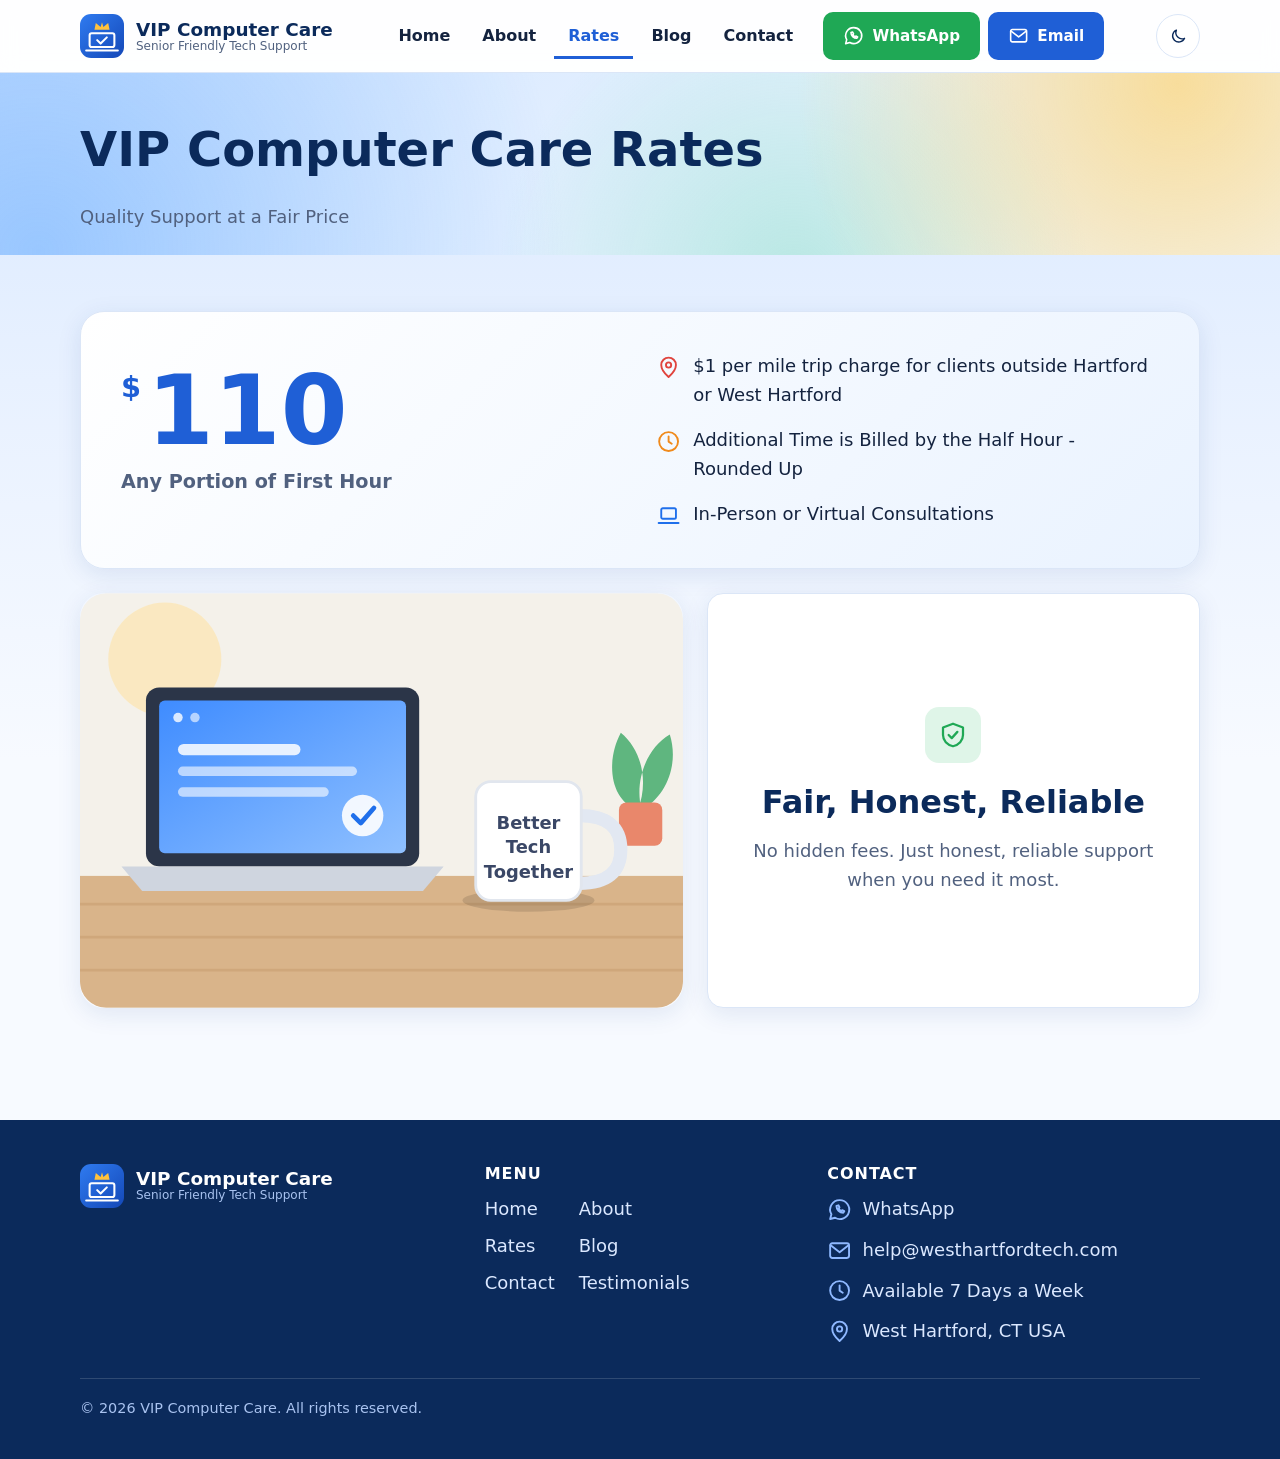
<file: rates.html>
<!DOCTYPE html>
<html lang="en">
<head>
  <meta charset="utf-8">
  <meta name="viewport" content="width=device-width, initial-scale=1">
  <title>Rates | VIP Computer Care</title>
  <meta name="description" content="VIP Computer Care rates: $110 for any portion of the first hour. Additional time billed by the half hour. In-person or virtual consultations.">
  <meta name="theme-color" content="#1f5fd6">
  <!-- CHANGE YOUR-DOMAIN.com to the real domain before publishing. -->
  <link rel="canonical" href="https://YOUR-DOMAIN.com/rates.html">
  <meta property="og:title" content="Rates | VIP Computer Care">
  <meta property="og:description" content="VIP Computer Care rates: $110 for any portion of the first hour. Additional time billed by the half hour. In-person or virtual consultations.">
  <meta property="og:type" content="website">
  <meta property="og:url" content="https://YOUR-DOMAIN.com/rates.html">
  <meta property="og:image" content="https://YOUR-DOMAIN.com/images/og-image.png">
  <meta name="twitter:card" content="summary_large_image">
  <link rel="icon" type="image/svg+xml" href="images/logo.svg">
  <link rel="stylesheet" href="css/style.css">
  <script src="js/theme.js"></script>
  <script src="js/main.js" defer></script>
</head>
<body>
  <a class="skip" href="#main">Skip to content</a>

  <!-- EDIT TIP: the phone / WhatsApp number and email appear in the header and footer of EVERY page.
       To change them everywhere at once, use VS Code "Replace in Files" (Ctrl+Shift+H). -->
  <header class="site-header">
    <div class="container header-inner">
      <a class="brand" href="index.html" aria-label="VIP Computer Care - Home">
        <img src="images/logo.svg" alt="" width="44" height="44">
        <span class="brand-text"><strong>VIP Computer Care</strong><small>Senior Friendly Tech Support</small></span>
      </a>
      <button class="nav-toggle" type="button" aria-expanded="false" aria-controls="nav" aria-label="Open menu"><span></span></button>
      <button class="theme-toggle" type="button" aria-pressed="false" aria-label="Switch to dark mode" title="Dark mode">
        <svg class="icon i-moon" aria-hidden="true"><use href="images/icons.svg#i-moon"/></svg>
        <svg class="icon i-sun" aria-hidden="true"><use href="images/icons.svg#i-sun"/></svg>
      </button>
      <nav id="nav" class="nav" aria-label="Main">
        <a class="nav-link" href="index.html">Home</a>
        <a class="nav-link" href="about.html">About</a>
        <a class="nav-link" href="rates.html" aria-current="page">Rates</a>
        <a class="nav-link" href="https://theacronym.substack.com/welcome" target="_blank" rel="noopener noreferrer">Blog</a>
        <a class="nav-link" href="contact.html">Contact</a>
        <div class="nav-cta">
          <a class="btn btn-wa" href="https://wa.me/18606566439" target="_blank" rel="noopener noreferrer"><svg class="icon" aria-hidden="true"><use href="images/icons.svg#i-whatsapp"/></svg>WhatsApp</a>
          <a class="btn btn-mail" href="mailto:help@westhartfordtech.com"><svg class="icon" aria-hidden="true"><use href="images/icons.svg#i-mail"/></svg>Email</a>
        </div>
      </nav>
    </div>
  </header>

  <main id="main">
    <section class="page-head">
      <div class="container">
        <h1>VIP Computer Care Rates</h1>
        <p>Quality Support at a Fair Price</p>
      </div>
    </section>

    <section class="section">
      <div class="container">
        <!-- EDIT RATES: change the number inside <span class="amt"> and the text in the list below. -->
        <div class="price-card">
          <div>
            <div class="price"><span class="cur" aria-hidden="true">$</span><span class="amt">110</span><span class="visually-hidden"> dollars</span></div>
            <p class="price-sub">Any Portion of First Hour</p>
          </div>
          <ul class="price-list">
            <li><svg class="icon" aria-hidden="true"><use href="images/icons.svg#i-pin"/></svg><span>$1 per mile trip charge for clients outside Hartford or West Hartford</span></li>
            <li><svg class="icon" aria-hidden="true"><use href="images/icons.svg#i-clock"/></svg><span>Additional Time is Billed by the Half Hour - Rounded Up</span></li>
            <li><svg class="icon" aria-hidden="true"><use href="images/icons.svg#i-laptop"/></svg><span>In-Person or Virtual Consultations</span></li>
          </ul>
        </div>

        <div class="feature">
          <img src="images/desk-mug.svg" alt="Laptop and a coffee mug on a desk" width="640" height="440" loading="lazy">
          <div class="card promise">
            <div class="badge c-green"><svg class="icon" aria-hidden="true"><use href="images/icons.svg#i-shield-check"/></svg></div>
            <div>
              <h2>Fair, Honest, Reliable</h2>
              <p>No hidden fees. Just honest, reliable support when you need it most.</p>
            </div>
          </div>
        </div>
      </div>
    </section>
  </main>

  <footer class="site-footer">
    <div class="container">
      <div class="footer-grid">
        <div>
          <a class="brand" href="index.html">
            <img src="images/logo.svg" alt="" width="44" height="44">
            <span class="brand-text"><strong>VIP Computer Care</strong><small>Senior Friendly Tech Support</small></span>
          </a>
        </div>
        <nav aria-label="Footer">
          <h2 class="footer-title">Menu</h2>
          <ul class="footer-links">
            <li><a href="index.html">Home</a></li>
            <li><a href="about.html">About</a></li>
            <li><a href="rates.html">Rates</a></li>
            <li><a href="https://theacronym.substack.com/welcome" target="_blank" rel="noopener noreferrer">Blog</a></li>
            <li><a href="contact.html">Contact</a></li>
            <li><a href="index.html#testimonials">Testimonials</a></li>
          </ul>
        </nav>
        <div>
          <h2 class="footer-title">Contact</h2>
          <ul class="footer-contact">
            <li><svg class="icon" aria-hidden="true"><use href="images/icons.svg#i-whatsapp"/></svg><a href="https://wa.me/18606566439" target="_blank" rel="noopener noreferrer">WhatsApp</a></li>
            <li><svg class="icon" aria-hidden="true"><use href="images/icons.svg#i-mail"/></svg><a href="mailto:help@westhartfordtech.com">help@westhartfordtech.com</a></li>
            <li><svg class="icon" aria-hidden="true"><use href="images/icons.svg#i-clock"/></svg>Available 7 Days a Week</li>
            <li><svg class="icon" aria-hidden="true"><use href="images/icons.svg#i-pin"/></svg>West Hartford, CT USA</li>
          </ul>
        </div>
      </div>
      <p class="copyright">&copy; 2026 VIP Computer Care. All rights reserved.</p>
    </div>
  </footer>
</body>
</html>
</file>
<file: css/style.css>
/* ==========================================================
   VIP Computer Care - style.css
   Light theme, large readable text (senior friendly), no heavy animation
   ========================================================== */
:root {
  --blue: #1f5fd6;
  --blue-dark: #1448b8;
  --navy: #0b2a5b;
  --sky: #eaf3ff;
  --sky-2: #d4e6ff;
  --ink: #14233f;
  --muted: #51617f;
  --line: #dbe6f7;
  --green: #1fa855;
  --green-dark: #168a44;
  --gold: #f5b72e;
  --white: #fff;
  --radius: 16px;
  --shadow: 0 6px 24px rgba(20, 60, 140, .10);
  --bg: #f7faff;
  --surface: #fff;
  --head: #0b2a5b;
  --header-bg: var(--header-bg);
  --glow1: #fff0c2;
  --glow2: #d4e6ff;
  --font: system-ui, -apple-system, "Segoe UI", Roboto, "Helvetica Neue", Arial, sans-serif;
}

*, *::before, *::after { box-sizing: border-box; }
html { scroll-behavior: smooth; scroll-padding-top: 90px; -webkit-text-size-adjust: 100%; }
body {
  margin: 0;
  font-family: var(--font);
  font-size: 18px;
  line-height: 1.6;
  color: var(--ink);
  background: var(--bg);
}
img, svg { max-width: 100%; display: block; }
a { color: var(--blue); }
h1, h2, h3 { line-height: 1.2; margin: 0 0 .5em; color: var(--head); }
h1 { font-size: clamp(2rem, 4.5vw, 3rem); }
h2 { font-size: clamp(1.5rem, 3vw, 2rem); }
h3 { font-size: 1.15rem; }
p { margin: 0 0 1em; }
ul { margin: 0; padding: 0; list-style: none; }

.container { width: min(1120px, 100% - 32px); margin-inline: auto; }
.section { padding: 56px 0; }
.section-title { text-align: center; margin-bottom: 8px; }
.section-sub { text-align: center; color: var(--muted); max-width: 60ch; margin: 0 auto 32px; }

.skip { position: absolute; left: -999px; top: 8px; background: var(--navy); color: #fff; padding: 10px 16px; border-radius: 8px; z-index: 100; }
.skip:focus { left: 8px; }

:focus-visible { outline: 3px solid var(--gold); outline-offset: 3px; }

.visually-hidden { position: absolute; width: 1px; height: 1px; overflow: hidden; clip: rect(0 0 0 0); white-space: nowrap; }
.info-grid { margin-top: 20px; }
.slider-btn:disabled { opacity: .4; cursor: default; }

/* ---------- Icons ---------- */
.icon { width: 1.4em; height: 1.4em; flex: none; fill: none; stroke: currentColor; stroke-width: 1.8; stroke-linecap: round; stroke-linejoin: round; }
.icon-fill { fill: currentColor; stroke: none; }

/* ---------- Header ---------- */
.site-header { position: sticky; top: 0; z-index: 50; background: rgba(255, 255, 255, .96); border-bottom: 1px solid var(--line); backdrop-filter: blur(8px); }
.header-inner { display: flex; align-items: center; justify-content: space-between; gap: 16px; min-height: 72px; }
.brand { display: flex; align-items: center; gap: 12px; text-decoration: none; color: var(--head); }
.brand img { width: 44px; height: 44px; }
.brand-text { display: flex; flex-direction: column; line-height: 1.15; }
.brand-text strong { font-size: 1.15rem; }
.brand-text small { font-size: .75rem; color: var(--muted); }

.nav { display: flex; align-items: center; gap: 4px; }
.nav a.nav-link { text-decoration: none; color: var(--ink); font-weight: 600; font-size: 1rem; padding: 10px 14px; border-radius: 10px; }
.nav a.nav-link:hover { background: var(--sky); }
.nav a.nav-link[aria-current="page"] { color: var(--blue); box-shadow: inset 0 -3px 0 var(--blue); border-radius: 0; }
.nav-cta { display: flex; gap: 8px; margin-left: 12px; }

.nav-toggle { display: none; width: 48px; height: 48px; border: 1px solid var(--line); background: var(--surface); border-radius: 12px; cursor: pointer; align-items: center; justify-content: center; }
.nav-toggle span, .nav-toggle span::before, .nav-toggle span::after { display: block; width: 22px; height: 2.5px; background: var(--head); border-radius: 2px; content: ""; position: relative; }
.nav-toggle span::before { position: absolute; top: -7px; }
.nav-toggle span::after { position: absolute; top: 7px; }

/* ---------- Buttons ---------- */
.btn { display: inline-flex; align-items: center; justify-content: center; gap: 8px; padding: 10px 18px; border-radius: 10px; font: inherit; font-weight: 700; font-size: .95rem; text-decoration: none; border: 2px solid transparent; cursor: pointer; transition: background-color .15s, box-shadow .15s; }
.btn-wa { background: var(--green); color: #fff; }
.btn-wa:hover { background: var(--green-dark); }
.btn-mail { background: var(--blue); color: #fff; }
.btn-mail:hover { background: var(--blue-dark); }
.btn-outline { background: var(--surface); color: var(--blue); border-color: var(--blue); }
.btn-outline:hover { background: var(--sky); }
.btn-lg { padding: 16px 26px; font-size: 1.05rem; }

/* ---------- Hero ---------- */
.hero { position: relative; overflow: hidden; padding: 48px 0 56px; background:
  radial-gradient(circle at 90% 0%, var(--glow1) 0, transparent 38%),
  radial-gradient(circle at 0% 100%, var(--glow2) 0, transparent 45%), var(--bg); }
.hero-grid { display: grid; grid-template-columns: 1.1fr .9fr; gap: 40px; align-items: center; }
.eyebrow { display: inline-block; font-weight: 700; color: var(--blue); letter-spacing: .04em; text-transform: uppercase; font-size: .85rem; margin-bottom: 8px; }
.lead { font-size: 1.15rem; color: var(--muted); }
.ticks { display: grid; gap: 10px; margin: 20px 0 28px; }
.ticks li { display: flex; align-items: center; gap: 10px; font-weight: 600; }
.ticks .icon { color: #fff; background: var(--green); border-radius: 50%; padding: 4px; width: 1.6em; height: 1.6em; stroke-width: 2.6; }
.hero-actions { display: flex; flex-wrap: wrap; gap: 12px; }
.hero-img { border-radius: 24px; box-shadow: var(--shadow); width: 100%; height: auto; }

/* ---------- Cards ---------- */
.grid { display: grid; gap: 20px; }
.grid-2 { grid-template-columns: repeat(2, 1fr); }
.grid-3 { grid-template-columns: repeat(3, 1fr); }
.grid-4 { grid-template-columns: repeat(4, 1fr); }

.card { background: var(--surface); border: 1px solid var(--line); border-radius: var(--radius); box-shadow: var(--shadow); padding: 24px; }
.card .badge { width: 56px; height: 56px; border-radius: 14px; background: var(--cbg, var(--sky)); color: var(--c, var(--blue)); display: grid; place-items: center; margin-bottom: 14px; }
.card .badge .icon { width: 30px; height: 30px; }
.card h3 { margin-bottom: 6px; }
.card p { color: var(--muted); margin: 0; }
.card-center { text-align: center; }
.card-center .badge { margin-inline: auto; }

button.card { font: inherit; text-align: left; cursor: pointer; width: 100%; color: inherit; display: flex; align-items: center; gap: 16px; padding: 18px 20px; transition: border-color .15s, box-shadow .15s; }
button.card:hover { border-color: var(--blue); }
button.card .badge { margin: 0; flex: none; }
button.card h3 { margin: 0; font-size: 1.05rem; }
button.card .more { display: block; color: var(--blue); font-weight: 600; font-size: .9rem; margin-top: 2px; }

.area-box { background: var(--surface); border: 1px solid var(--line); border-radius: var(--radius); padding: 28px; box-shadow: var(--shadow); max-width: 900px; margin: 0 auto; }

/* ---------- Page header ---------- */
.page-head { padding: 48px 0 24px; background: linear-gradient(180deg, var(--sky), var(--bg)); }
.page-head p { color: var(--muted); max-width: 62ch; margin: 0; }

/* ---------- Testimonials slider ---------- */
.slider { position: relative; }
.slider-track { position: relative; display: flex; gap: 20px; overflow-x: auto; scroll-snap-type: x mandatory; padding: 8px 4px 20px; scrollbar-width: none; -webkit-overflow-scrolling: touch; cursor: grab; overscroll-behavior-x: contain; }
.slider-track::-webkit-scrollbar { display: none; }
.slider-track.is-dragging { scroll-snap-type: none; cursor: grabbing; user-select: none; }
.review { flex: 0 0 min(88%, 440px); scroll-snap-align: center; background: var(--surface); border: 1px solid var(--line); border-radius: var(--radius); box-shadow: var(--shadow); padding: 28px; display: flex; flex-direction: column; margin: 0; }
.review::before { content: "\201C"; font-size: 4rem; line-height: .6; color: var(--sky-2); font-family: Georgia, serif; }
.review blockquote { margin: 0 0 18px; font-size: 1.05rem; flex: 1; }
.review figcaption { border-top: 1px solid var(--line); padding-top: 12px; color: var(--muted); font-size: .95rem; }
.review figcaption strong { color: var(--head); }
.stars { display: flex; gap: 2px; color: var(--gold); margin-bottom: 6px; }
.stars .icon { fill: currentColor; stroke: none; width: 1.1em; height: 1.1em; }

.slider-controls { display: flex; align-items: center; justify-content: center; gap: 16px; margin-top: 4px; }
.slider-btn { width: 48px; height: 48px; border-radius: 50%; border: 1px solid var(--line); background: var(--surface); color: var(--blue); display: grid; place-items: center; cursor: pointer; box-shadow: var(--shadow); }
.slider-btn:hover { background: var(--sky); }
.slider-dots { display: flex; flex-wrap: wrap; justify-content: center; gap: 8px; max-width: 220px; }
.slider-dots button { width: 12px; height: 12px; border-radius: 50%; border: 0; background: var(--sky-2); cursor: pointer; padding: 0; }
.slider-dots button.is-active { background: var(--blue); }
.slider-hint { text-align: center; color: var(--muted); font-size: .9rem; margin-top: 12px; }

/* ---------- Rates ---------- */
.price-card { background: linear-gradient(135deg, var(--surface), var(--sky)); border: 1px solid var(--line); border-radius: 24px; box-shadow: var(--shadow); padding: 40px; display: grid; grid-template-columns: 1fr 1fr; gap: 32px; align-items: center; }
.price { display: flex; align-items: flex-start; gap: 6px; color: var(--blue); font-weight: 800; line-height: 1; }
.price .cur { font-size: 1.8rem; margin-top: .6rem; }
.price .amt { font-size: clamp(4rem, 10vw, 6rem); }
.price-sub { font-size: 1.2rem; color: var(--muted); margin-top: 8px; font-weight: 600; }
.price-list { display: grid; gap: 16px; }
.price-list li { display: flex; gap: 12px; align-items: flex-start; }
.price-list .icon { color: var(--blue); margin-top: 3px; }
.promise { margin-top: 24px; display: flex; gap: 20px; align-items: center; }
.promise .badge { margin: 0; flex: none; }

/* ---------- Contact ---------- */
.cta-row { display: grid; grid-template-columns: repeat(2, 1fr); gap: 20px; }
.cta-big { display: flex; align-items: center; gap: 16px; padding: 22px 24px; border-radius: var(--radius); text-decoration: none; color: #fff; box-shadow: var(--shadow); }
.cta-big .icon { width: 40px; height: 40px; }
.cta-big strong { display: block; font-size: 1.2rem; }
.cta-big span { font-size: .95rem; opacity: .95; }
.cta-big.wa { background: var(--green); }
.cta-big.wa:hover { background: var(--green-dark); }
.cta-big.mail { background: var(--blue); }
.cta-big.mail:hover { background: var(--blue-dark); }
.info-card { display: flex; gap: 14px; align-items: center; }
.info-card .badge { margin: 0; flex: none; }
.info-card a { font-weight: 700; text-decoration: none; }
.info-card small { color: var(--muted); display: block; }

/* ---------- CTA band ---------- */
.band { background: var(--navy); color: #fff; border-radius: 24px; padding: 40px; text-align: center; }
.band h2 { color: #fff; }
.band p { color: #cfe0ff; }
.band .hero-actions { justify-content: center; }

/* ---------- Modal ---------- */
dialog.modal { border: 0; background: var(--surface); border-radius: 24px; padding: 0; width: min(520px, calc(100% - 32px)); box-shadow: 0 20px 60px rgba(11, 42, 91, .35); color: var(--ink); }
dialog.modal::backdrop { background: rgba(11, 42, 91, .55); }
.modal-body { padding: 36px 28px 32px; text-align: center; }
.modal-badge { width: 84px; height: 84px; border-radius: 22px; background: var(--cbg, var(--sky)); color: var(--c, var(--blue)); display: grid; place-items: center; margin: 0 auto 18px; }
.modal-badge .icon { width: 46px; height: 46px; }
.modal h2 { font-size: 1.7rem; }
.modal p { color: var(--muted); font-size: 1.1rem; margin-bottom: 24px; }
.modal-close { position: absolute; top: 12px; right: 12px; width: 44px; height: 44px; border-radius: 50%; border: 0; background: var(--sky); color: var(--head); cursor: pointer; display: grid; place-items: center; }

/* ---------- Footer ---------- */
.site-footer { background: var(--navy); color: #dbe8ff; margin-top: 56px; padding: 44px 0 24px; }
.footer-grid { display: grid; grid-template-columns: 1.2fr 1fr 1.2fr; gap: 32px; }
.site-footer a { color: #dbe8ff; text-decoration: none; }
.site-footer a:hover { color: #fff; text-decoration: underline; }
.site-footer .brand { color: #fff; }
.site-footer .brand-text small { color: #a9c3f0; }
.footer-title { color: #fff; font-size: 1rem; margin-bottom: 12px; text-transform: uppercase; letter-spacing: .06em; }
.footer-links { display: grid; grid-template-columns: repeat(2, auto); gap: 8px 24px; justify-content: start; }
.footer-contact { display: grid; gap: 12px; }
.footer-contact li { display: flex; gap: 10px; align-items: center; }
.footer-contact .icon { color: #8fb8ff; }
.copyright { border-top: 1px solid rgba(255, 255, 255, .15); margin-top: 32px; padding-top: 18px; font-size: .9rem; color: #a9c3f0; }

/* ---------- Responsive ---------- */
@media (max-width: 960px) {
  .nav-toggle { display: inline-flex; }
  .nav { position: absolute; top: 100%; left: 0; right: 0; background: var(--surface); border-bottom: 1px solid var(--line); flex-direction: column; align-items: stretch; padding: 12px 16px 20px; gap: 2px; display: none; box-shadow: var(--shadow); }
  .nav.is-open { display: flex; }
  .nav a.nav-link { padding: 14px; font-size: 1.1rem; }
  .nav a.nav-link[aria-current="page"] { box-shadow: none; background: var(--sky); border-radius: 10px; }
  .nav-cta { margin: 10px 0 0; flex-direction: column; }
  .nav-cta .btn { padding: 14px; font-size: 1rem; }
  .hero-grid, .price-card { grid-template-columns: 1fr; }
  .grid-4 { grid-template-columns: repeat(2, 1fr); }
  .grid-3 { grid-template-columns: repeat(2, 1fr); }
  .footer-grid { grid-template-columns: 1fr; }
}
@media (max-width: 640px) {
  body { font-size: 17px; }
  .section { padding: 40px 0; }
  .grid-2, .grid-3, .cta-row { grid-template-columns: 1fr; }
  .grid-4 { grid-template-columns: repeat(2, 1fr); }
  .price-card { padding: 28px 22px; }
  .promise { flex-direction: column; text-align: center; }
  .brand-text small { display: none; }
}
@media (prefers-reduced-motion: reduce) {
  html { scroll-behavior: auto; }
  * { transition: none !important; }
}

/* ==========================================================
   Added: colored icons, dark mode, images, theme toggle
   ========================================================== */
:root {
  --c-blue: #1f6feb;
  --cbg-blue: #e3eeff;
  --c-green: #1fa855;
  --cbg-green: #dff5e8;
  --c-pink: #e0457b;
  --cbg-pink: #fde4ee;
  --c-purple: #8a4bdf;
  --cbg-purple: #efe6fc;
  --c-orange: #f08a1c;
  --cbg-orange: #ffeed8;
  --c-red: #e0443e;
  --cbg-red: #fde5e3;
  --c-teal: #14a8a8;
  --cbg-teal: #d9f3f3;
  --c-gray: #4b5563;
  --cbg-gray: #e8ebf0;
}
:root[data-theme="dark"] {
  color-scheme: dark;
  --bg: #07142b;
  --surface: #0f2547;
  --ink: #e8f0ff;
  --muted: #a8bddf;
  --line: #1f3a68;
  --sky: #16305a;
  --sky-2: #244578;
  --head: #ffffff;
  --blue: #3b7cf0;
  --blue-dark: #2f6fe0;
  --header-bg: rgba(7, 20, 43, .95);
  --shadow: 0 6px 24px rgba(0, 0, 0, .35);
  --glow1: rgba(245, 183, 46, .12);
  --glow2: rgba(59, 124, 240, .20);
  --c-blue: #6ea8ff;
  --cbg-blue: rgba(110,168,255, .16);
  --c-green: #4cd48a;
  --cbg-green: rgba(76,212,138, .16);
  --c-pink: #ff7aa8;
  --cbg-pink: rgba(255,122,168, .16);
  --c-purple: #b48aff;
  --cbg-purple: rgba(180,138,255, .16);
  --c-orange: #ffb04d;
  --cbg-orange: rgba(255,176,77, .16);
  --c-red: #ff7b72;
  --cbg-red: rgba(255,123,114, .16);
  --c-teal: #4fd6d6;
  --cbg-teal: rgba(79,214,214, .16);
  --c-gray: #c7d0dd;
  --cbg-gray: rgba(199,208,221, .16);
}
.c-blue { --c: var(--c-blue); --cbg: var(--cbg-blue); }
.c-green { --c: var(--c-green); --cbg: var(--cbg-green); }
.c-pink { --c: var(--c-pink); --cbg: var(--cbg-pink); }
.c-purple { --c: var(--c-purple); --cbg: var(--cbg-purple); }
.c-orange { --c: var(--c-orange); --cbg: var(--cbg-orange); }
.c-red { --c: var(--c-red); --cbg: var(--cbg-red); }
.c-teal { --c: var(--c-teal); --cbg: var(--cbg-teal); }
.c-gray { --c: var(--c-gray); --cbg: var(--cbg-gray); }

.price-list li:nth-child(1) .icon { color: var(--c-red); }
.price-list li:nth-child(2) .icon { color: var(--c-orange); }
.price-list li:nth-child(3) .icon { color: var(--c-blue); }

/* theme toggle */
.brand { order: 1; }
.nav { order: 2; }
.theme-toggle { order: 3; width: 44px; height: 44px; flex: none; border-radius: 50%; border: 1px solid var(--line); background: var(--surface); color: var(--head); display: grid; place-items: center; cursor: pointer; }
.theme-toggle:hover { background: var(--sky); }
.theme-toggle .i-sun { display: none; }
:root[data-theme="dark"] .theme-toggle .i-sun { display: block; }
:root[data-theme="dark"] .theme-toggle .i-moon { display: none; }
.nav-toggle { order: 4; }

/* images */
.hero-img, .feature img, .head-grid img { border-radius: 24px; box-shadow: var(--shadow); }
.feature { display: grid; grid-template-columns: 1.1fr .9fr; gap: 24px; margin-top: 24px; align-items: stretch; }
.feature img { width: 100%; height: 100%; object-fit: cover; }
.feature .promise { margin-top: 0; flex-direction: column; justify-content: center; text-align: center; }
.head-grid { display: grid; grid-template-columns: 1fr .8fr; gap: 32px; align-items: center; }
.head-grid img { width: 100%; height: auto; }
@media (max-width: 960px) {
  .theme-toggle { margin-left: auto; }
  .feature, .head-grid { grid-template-columns: 1fr; }
}

/* ==========================================================
   Added: page gradient, colorful accents, who-we-serve text
   ========================================================== */
:root {
  --page-bg: linear-gradient(180deg, #d6e7ff 0, #e8f1ff 380px, #f7faff 760px);
  --hero-bg:
    radial-gradient(circle at 92% 6%, rgba(255, 205, 90, .60) 0, rgba(255, 205, 90, 0) 32%),
    radial-gradient(circle at 3% 98%, rgba(80, 160, 255, .45) 0, rgba(80, 160, 255, 0) 42%),
    radial-gradient(circle at 62% 112%, rgba(110, 215, 185, .40) 0, rgba(110, 215, 185, 0) 36%),
    linear-gradient(135deg, #cfe3ff 0%, #e6f1ff 55%, #f3f8ff 100%);
  --tint: linear-gradient(180deg, rgba(31, 95, 214, .08), rgba(31, 95, 214, 0));
}
:root[data-theme="dark"] {
  --page-bg: linear-gradient(180deg, #0a1d3f 0, #07142b 700px);
  --hero-bg:
    radial-gradient(circle at 92% 6%, rgba(245, 183, 46, .20) 0, rgba(245, 183, 46, 0) 32%),
    radial-gradient(circle at 3% 98%, rgba(59, 124, 240, .32) 0, rgba(59, 124, 240, 0) 42%),
    linear-gradient(135deg, #0d2750 0%, #0a1d3f 55%, #07142b 100%);
  --tint: linear-gradient(180deg, rgba(59, 124, 240, .12), rgba(59, 124, 240, 0));
}
body { background-color: var(--bg); background-image: var(--page-bg); background-repeat: no-repeat; }
.hero, .page-head { background: var(--hero-bg); }
.tint { background: var(--tint); }
.band { background: linear-gradient(135deg, #0b2a5b, #1448b8); }

/* colored top line on icon cards */
.card-center[class*=" c-"] { border-top: 4px solid var(--c); }
.card-center p { margin-top: 10px; text-align: left; font-size: .98rem; }

/* ==========================================================
   Added: meet kevin, trust strip, 404
   ========================================================== */
.meet { display: grid; grid-template-columns: 260px 1fr; gap: 36px; align-items: center; max-width: 960px; margin: 0 auto; }
.meet img { width: 100%; height: auto; border-radius: 24px; box-shadow: var(--shadow); }
.meet h2 { margin-bottom: 12px; }
.meet p { color: var(--muted); }
.trust-strip { padding: 28px 0 8px; }
.trust-list { display: grid; grid-template-columns: repeat(4, 1fr); gap: 16px; }
.trust-item { display: flex; align-items: center; gap: 12px; background: var(--surface); border: 1px solid var(--line); border-radius: var(--radius); padding: 14px 16px; box-shadow: var(--shadow); font-weight: 700; color: var(--head); line-height: 1.25; }
.trust-item .badge { width: 44px; height: 44px; border-radius: 12px; background: var(--cbg, var(--sky)); color: var(--c, var(--blue)); display: grid; place-items: center; flex: none; }
.error-page { text-align: center; padding: 72px 0 88px; }
.error-page .hero-actions { justify-content: center; }
.error-help { margin-top: 28px; }
.copyright-solo { border: 0; margin: 0; padding: 0; }
@media (max-width: 960px) { .trust-list { grid-template-columns: repeat(2, 1fr); } }
@media (max-width: 640px) {
  .meet { grid-template-columns: 1fr; text-align: center; }
  .meet img { max-width: 220px; margin-inline: auto; }
  .trust-list { grid-template-columns: 1fr; }
}
</file>
